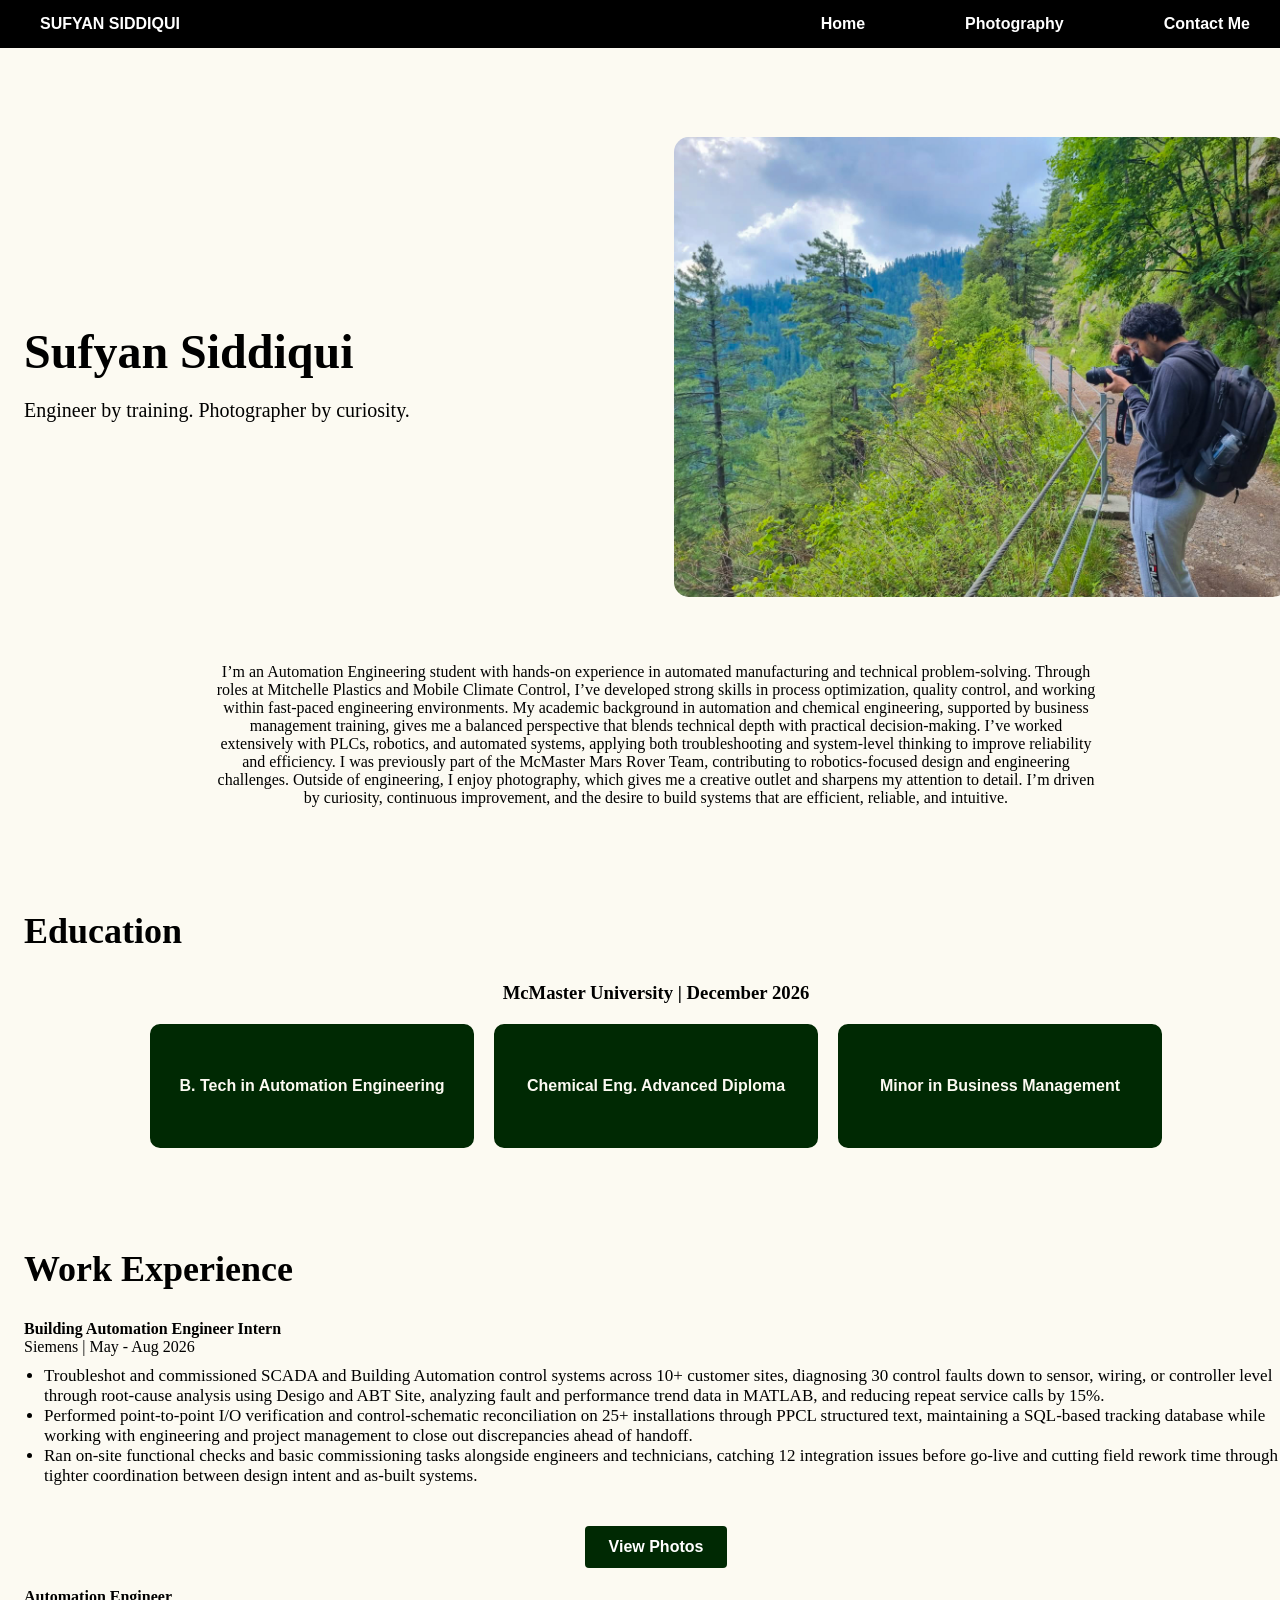
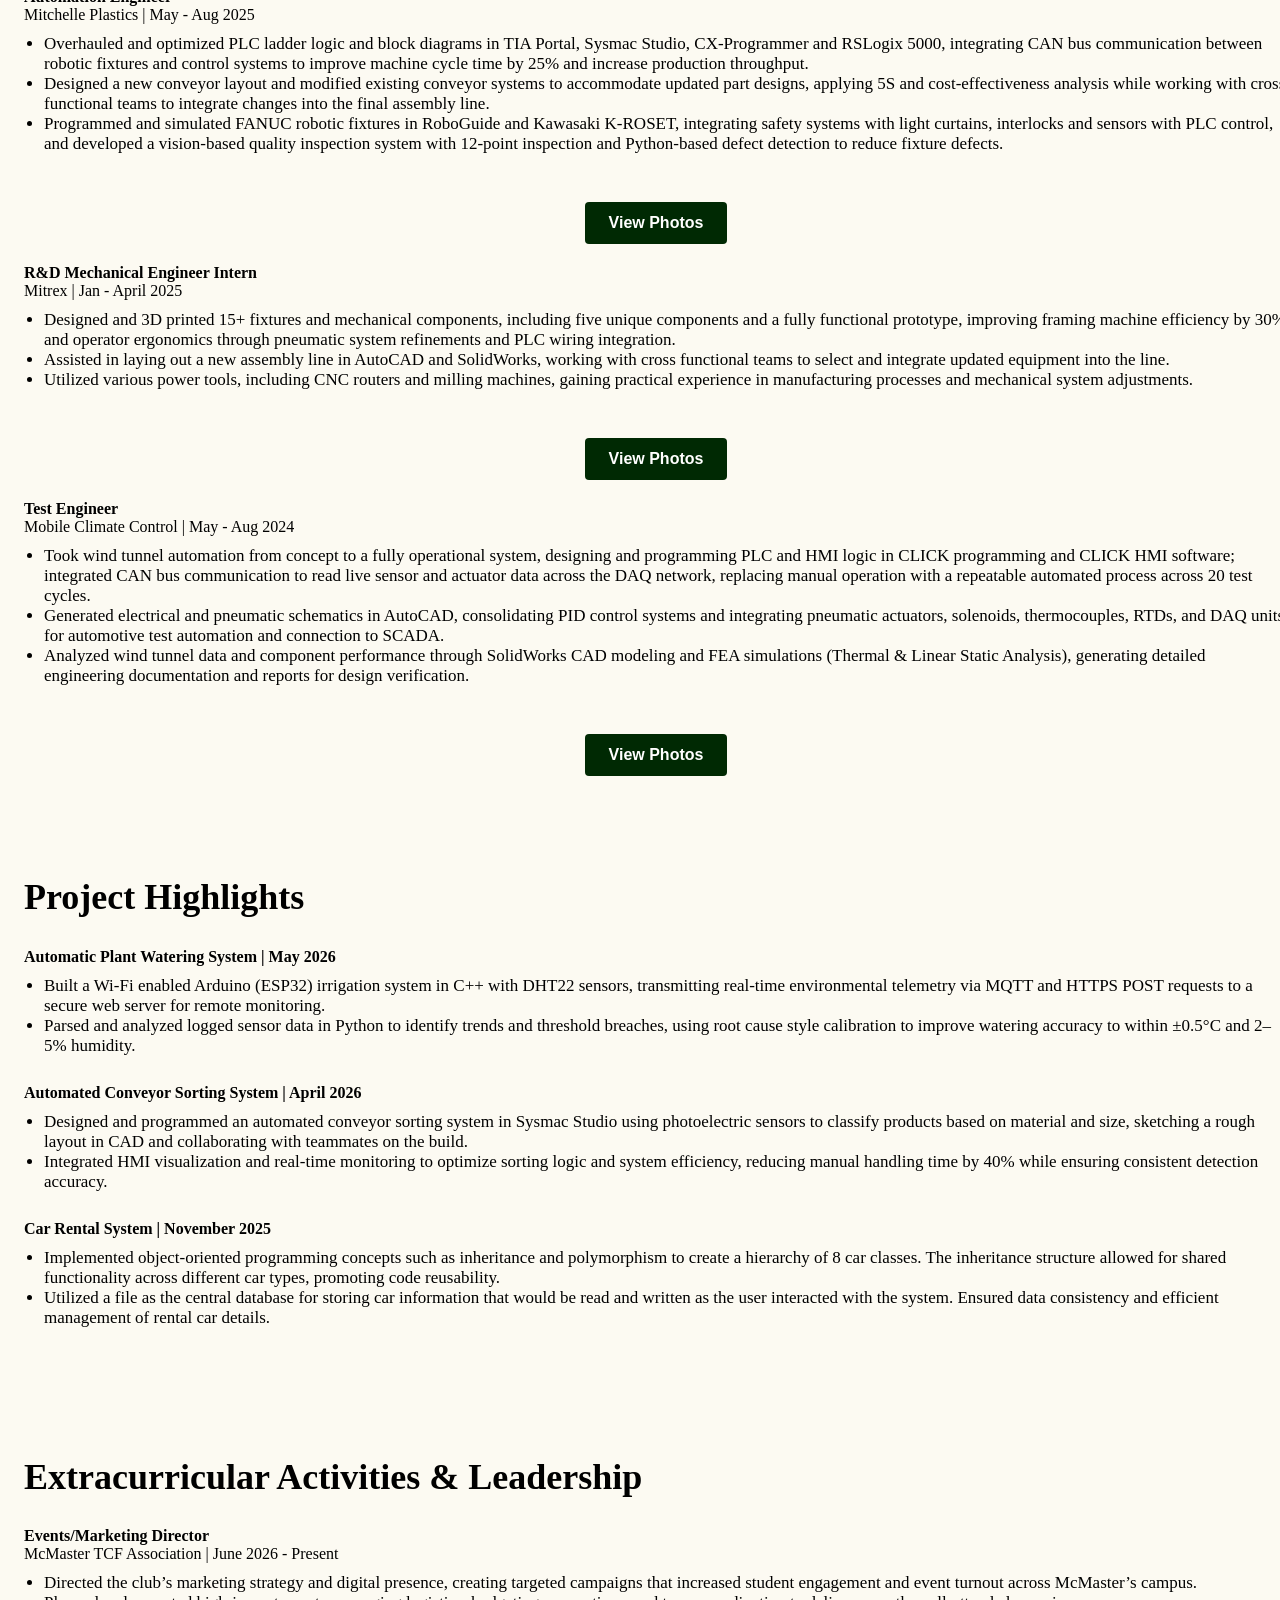
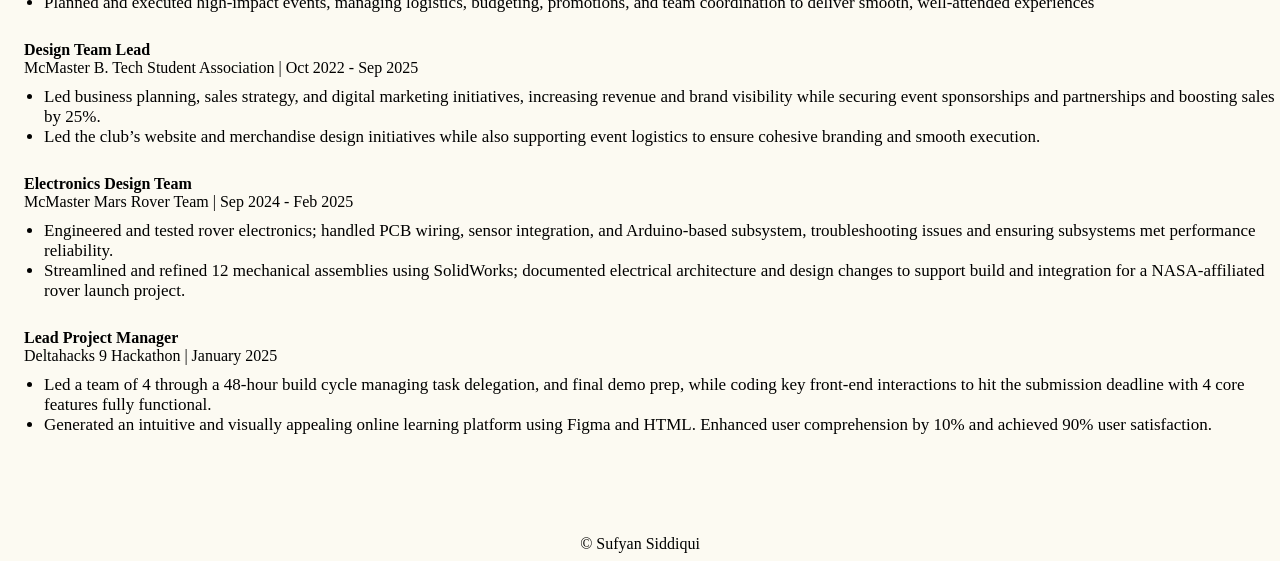
<file: index.html>
<!DOCTYPE html>
<html>
<html lang="en">

<head>
    <title>Sufyan Siddiqui - Portfolio</title>
    <meta charset="UTF-8" />
    <meta name="viewport" content="width=device-width, initial-scale=1.0" />
    <link rel="preconnect" href="https://fonts.googleapis.com">
    <link rel="preconnect" href="https://fonts.gstatic.com" crossorigin>
    <link
        href="https://fonts.googleapis.com/css2?family=Forum&family=Instrument+Serif:ital@0;1&family=Open+Sans:ital,wght@0,300..800;1,300..800&family=Raleway:ital,wght@0,100..900;1,100..900&family=Sour+Gummy:ital,wght@0,100..900;1,100..900&display=swap"
        rel="stylesheet">
    <link rel="stylesheet" href="styles.css" />
</head>


<body>
    <!-- navbar -->
    <nav class="top-nav">
        <span style="color: white; text-align: left; font-weight: bold; flex: 1;">SUFYAN SIDDIQUI</span>
        <a href="/index.html">Home</a>
        <a href="/photography.html">Photography</a>
        <a href="/contact.html">Contact Me</a>
    </nav>

    <div class="container">

        <!-- hero section -->
        <div class="hero-section" style="display: flex; flex-direction: column; align-items: center;">
            <div class="hero-content">

                <div class="hero-text">
                    <h1>Sufyan Siddiqui</h1>
                    <p>Engineer by training. Photographer by curiosity.</p>
                </div>

                <div class="hero-image">
                    <img src="pic.jpg" alt="hero-image" style="border-radius: 15px; width: 1000px;">
                </div>
            </div>

            <div style="width: 70%; margin: 0 auto;">
                <p style="text-align: center;">
                    I’m an Automation Engineering student with hands‑on experience in automated manufacturing and
                    technical problem‑solving. Through roles at Mitchelle Plastics and Mobile Climate
                    Control, I’ve developed strong skills in process optimization, quality control, and working within
                    fast‑paced engineering environments. My academic background in automation and chemical
                    engineering, supported by business management training, gives me a balanced perspective that blends
                    technical depth with practical decision‑making.

                    I’ve worked extensively with PLCs, robotics, and automated systems, applying both troubleshooting
                    and system‑level thinking to improve reliability and efficiency. I was previously part of the
                    McMaster Mars Rover Team, contributing to robotics‑focused design and engineering challenges.
                    Outside of engineering, I enjoy photography, which gives me a creative outlet and sharpens my
                    attention to detail. I’m driven by curiosity, continuous improvement, and the desire to build
                    systems that are efficient, reliable, and intuitive.</p>
            </div>
        </div>





        <!-- education section -->
        <section>
            <h2 style="text-align: left; font-size: 36px;">Education</h2>
            <div style="text-align: center;">

                <div>

                    <h3>McMaster University | December 2026</h3>
                </div>
            </div>
            <div class="education-boxes">
                <div class="education-box">

                    <strong>B. Tech in Automation Engineering</strong>

                </div>
                <div class="education-box">

                    <strong>Chemical Eng. Advanced Diploma</strong>

                </div>
                <div class="education-box">
                    <strong>Minor in Business Management</strong>
                </div>
            </div>
        </section>

        <!-- work experience section -->
        <section>
            <h2 style="text-align: left; font-size: 36px;">Work Experience</h2>

            <div class="experience-container">
                <div class="experience-card">
                    <div class="exp-left">
                        <div class="exp-text">
                            <div class="exp-title"><strong>Building Automation Engineer Intern</strong></div>
                            <div class="exp-subtitle">Siemens | May - Aug 2026</div>
                            <ul style="margin: 10px 0; padding-left: 20px; font-size: 17px;">
                                <li>Troubleshot and commissioned SCADA and Building Automation control systems across
                                    10+ customer sites,
                                    diagnosing 30 control faults down to sensor, wiring, or controller level through
                                    root-cause analysis using
                                    Desigo and ABT Site, analyzing fault and performance trend data in MATLAB, and
                                    reducing repeat service
                                    calls by 15%. </li>
                                <li>Performed point-to-point I/O verification and control-schematic reconciliation on
                                    25+ installations through
                                    PPCL structured text, maintaining a SQL-based tracking database while working with
                                    engineering and project
                                    management to close out discrepancies ahead of handoff.
                                </li>
                                <li>Ran on-site functional checks and basic commissioning tasks alongside engineers and
                                    technicians, catching
                                    12 integration issues before go-live and cutting field rework time through tighter
                                    coordination between
                                    design intent and as-built systems.</li><br>
                            </ul>
                        </div>
                    </div>
                </div>
            </div>

            <button class="view-photos-btn" onclick="toggleDropdown('dropdown1')">View Photos</button>

            <div class="photo-dropdown" id="dropdown1">
                <div class="slideshow-container" id="slideshow1">
                    <div class="slide-counter"><span class="current-slide">1</span> / <span
                            class="total-slides">4</span></div>

                    <div class="slide active">
                        <img src="Siemens4.jpeg" alt="Siemens 1">
                    </div>

                    <div class="slide">
                        <img src="Siemens2.jpeg" alt="Siemens 2">
                    </div>

                    <div class="slide">
                        <img src="Siemens3.jpeg" alt="Siemens 3">
                    </div>

                    <div class="slide">
                        <img src="Siemens1.jpeg" alt="Siemens 4">
                    </div>

                    <a class="prev" onclick="changeSlide(-1, 'slideshow1')">&#10094;</a>
                    <a class="next" onclick="changeSlide(1, 'slideshow1')">&#10095;</a>
                </div>
            </div>

            <div class="experience-container">
                <div class="experience-card">
                    <div class="exp-left">
                        <div class="exp-text">
                            <div class="exp-title"><strong>Automation Engineer</strong></div>
                            <div class="exp-subtitle">Mitchelle Plastics | May - Aug 2025</div>
                            <ul style="margin: 10px 0; padding-left: 20px; font-size: 17px;">
                                <li>Overhauled and optimized PLC ladder logic and block diagrams in TIA Portal, Sysmac
                                    Studio, CX-Programmer
                                    and RSLogix 5000, integrating CAN bus communication between robotic fixtures and
                                    control systems to
                                    improve machine cycle time by 25% and increase production throughput. </li>
                                <li>Designed a new conveyor layout and modified existing conveyor systems to accommodate
                                    updated part
                                    designs, applying 5S and cost-effectiveness analysis while working with cross
                                    functional teams to integrate
                                    changes into the final assembly line.
                                </li>
                                <li>Programmed and simulated FANUC robotic fixtures in RoboGuide and Kawasaki K-ROSET,
                                    integrating safety
                                    systems with light curtains, interlocks and sensors with PLC control, and developed
                                    a vision-based quality
                                    inspection system with 12-point inspection and Python-based defect detection to
                                    reduce fixture defects. </li>
                            </ul>
                        </div>
                    </div>
                </div>
            </div>

            <br>

            <button class="view-photos-btn" onclick="toggleDropdown('dropdown2')">View Photos</button>

            <div class="photo-dropdown" id="dropdown2">
                <div class="slideshow-container" id="slideshow2">
                    <div class="slide-counter"><span class="current-slide">1</span> / <span
                            class="total-slides">4</span></div>

                    <div class="slide active">
                        <img src="mp4.jpeg" alt="Mitchelle Plastics 1">
                    </div>

                    <div class="slide">
                        <img src="mp2.jpeg" alt="Mitchelle Plastics 2">
                    </div>

                    <div class="slide">
                        <img src="mp3.jpeg" alt="Mitchelle Plastics 3">
                    </div>

                    <div class="slide">
                        <img src="mp1.jpeg" alt="Mitchelle Plastics 4">
                    </div>

                    <a class="prev" onclick="changeSlide(-1, 'slideshow2')">&#10094;</a>
                    <a class="next" onclick="changeSlide(1, 'slideshow2')">&#10095;</a>
                </div>
            </div>


            <div class="experience-card">
                <div class="exp-left">
                    <div class="exp-text">
                        <div class="exp-title"><strong>R&D Mechanical Engineer Intern </strong></div>
                        <div class="exp-subtitle">Mitrex | Jan - April 2025</div>
                        <ul style="margin: 10px 0; padding-left: 20px; font-size: 17px;">
                            <li>Designed and 3D printed 15+ fixtures and mechanical components, including five unique
                                components and a
                                fully functional prototype, improving framing machine efficiency by 30% and operator
                                ergonomics through
                                pneumatic system refinements and PLC wiring integration.</li>
                            <li>Assisted in laying out a new assembly line in AutoCAD and SolidWorks, working with cross
                                functional teams
                                to select and integrate updated equipment into the line.</li>
                            <li>Utilized various power tools, including CNC routers and milling machines, gaining
                                practical experience in
                                manufacturing processes and mechanical system adjustments.
                            </li>
                        </ul>
                    </div>
                </div>
            </div><br>

             <button class="view-photos-btn" onclick="toggleDropdown('dropdown3')">View Photos</button>

            <div class="photo-dropdown" id="dropdown3">
                <div class="slideshow-container" id="slideshow3">
                    <div class="slide-counter"><span class="current-slide">1</span> / <span
                            class="total-slides">1</span></div>

                    <div class="slide active">
                        <img src="Mitrex1.jpeg" alt="Mitrex">
                    </div>

                    <a class="prev" onclick="changeSlide(-1, 'slideshow3')">&#10094;</a>
                    <a class="next" onclick="changeSlide(1, 'slideshow3')">&#10095;</a>
                </div>
            </div>

            <div class="experience-card">
                <div class="exp-left">
                    <div class="exp-text">
                        <div class="exp-title"><strong>Test Engineer </strong></div>
                        <div class="exp-subtitle">Mobile Climate Control | May - Aug 2024</div>
                        <ul style="margin: 10px 0; padding-left: 20px; font-size: 17px;">
                            <li>Took wind tunnel automation from concept to a fully operational system, designing and
                                programming PLC
                                and HMI logic in CLICK programming and CLICK HMI software; integrated CAN bus
                                communication to read
                                live sensor and actuator data across the DAQ network, replacing manual operation with a
                                repeatable
                                automated process across 20 test cycles.</li>
                            <li>Generated electrical and pneumatic schematics in AutoCAD, consolidating PID control
                                systems and
                                integrating pneumatic actuators, solenoids, thermocouples, RTDs, and DAQ units for
                                automotive test
                                automation and connection to SCADA.</li>
                            <li>Analyzed wind tunnel data and component performance through SolidWorks CAD modeling and
                                FEA
                                simulations (Thermal & Linear Static Analysis), generating detailed engineering
                                documentation and reports
                                for design verification.</li>
                        </ul>
                    </div>
                </div>
            </div><br>

            <button class="view-photos-btn" onclick="toggleDropdown('dropdown4')">View Photos</button>

            <div class="photo-dropdown" id="dropdown4">
                <div class="slideshow-container" id="slideshow4">
                    <div class="slide-counter"><span class="current-slide">1</span> / <span
                            class="total-slides">3</span></div>

                    <div class="slide active">
                        <img src="mcc3.jpeg" alt="Mobile Climate Control 1">
                    </div>

                    <div class="slide">
                        <img src="mcc1.jpeg" alt="Mobile Climate Control 2">
                    </div>

                    <div class="slide">

                        <img src="mcc2.jpeg" alt="Mobile Climate Control 3">
                    </div>

                    <a class="prev" onclick="changeSlide(-1, 'slideshow4')">&#10094;</a>
                    <a class="next" onclick="changeSlide(1, 'slideshow4')">&#10095;</a>
                </div>
            </div>

        </section>

        <section>
            <h2 style="text-align: left; font-size: 36px;">Project Highlights</h2>


            <div class="experience-card">
                <div class="exp-left">
                    <div class="exp-text">
                        <div class="exp-title"><strong>Automatic Plant Watering System | May 2026</strong></div>
                        <ul style="margin: 10px 0; padding-left: 20px; font-size: 17px;">
                            <li> Built a Wi-Fi enabled Arduino (ESP32) irrigation system in C++ with DHT22 sensors, transmitting real-time 
environmental telemetry via MQTT and HTTPS POST requests to a secure web server for remote monitoring. </li>
                            <li>Parsed and analyzed logged sensor data in Python to identify trends and threshold breaches, using root
cause style calibration to improve watering accuracy to within ±0.5°C and 2–5% humidity. </li>
                        </ul>
                    </div>
                </div>
            </div><br>


            <div class="experience-card">
                <div class="exp-left">
                    <div class="exp-text">
                        <div class="exp-title"><strong>Automated Conveyor Sorting System | April 2026</strong></div>
                        <ul style="margin: 10px 0; padding-left: 20px; font-size: 17px;">
                            <li>Designed and programmed an automated conveyor sorting system in Sysmac Studio using photoelectric 
sensors to classify products based on material and size, sketching a rough layout in CAD and collaborating 
with teammates on the build. </li>
                            <li>Integrated HMI visualization and real-time monitoring to optimize sorting logic and system efficiency, 
reducing manual handling time by 40% while ensuring consistent detection accuracy.
                            </li>
                        </ul>
                    </div>
                </div>
            </div><br>

            <div class="experience-card">
                <div class="exp-left">
                    <div class="exp-text">
                        <div class="exp-title"><strong>Car Rental System | November 2025</strong></div>
                        <ul style="margin: 10px 0; padding-left: 20px; font-size: 17px;">
                            <li> Implemented object-oriented programming concepts such as inheritance and polymorphism to create a 
hierarchy of 8 car classes. The inheritance structure allowed for shared functionality across different car 
types, promoting code reusability. </li>
                            <li>Utilized a file as the central database for storing car information that would be read and written as the user 
interacted with the system. Ensured data consistency and efficient management of rental car details.  
                            </li>
                        </ul>
                    </div>
                </div>
            </div><br>
        </section>

        <section class="section">
            <h2 style="text-align: left; font-size: 36px;">Extracurricular Activities & Leadership</h2>

<div class="experience-card">
                <div class="exp-left">
                    <div class="exp-text">
                        <div class="exp-title"><strong>Events/Marketing Director</strong> </div>
                        <div class="exp-subtitle">McMaster TCF Association | June 2026 - Present</div>
                        <ul style="margin: 10px 0; padding-left: 20px; font-size: 17px;">
                            <li>Directed the club’s marketing strategy and digital presence, creating targeted campaigns that increased student engagement and event turnout across McMaster’s campus.</li>
                            <li>Planned and executed high‑impact events, managing logistics, budgeting, promotions, and team coordination to deliver smooth, well‑attended experiences  </li>

                        </ul>
                    </div>
                </div>
            </div>
<br>
            <div class="experience-card">
                <div class="exp-left">
                    <div class="exp-text">
                        <div class="exp-title"><strong>Design Team Lead</strong> </div>
                        <div class="exp-subtitle">McMaster B. Tech Student Association | Oct 2022 - Sep 2025</div>
                        <ul style="margin: 10px 0; padding-left: 20px; font-size: 17px;">
                            <li>Led business planning, sales strategy, and digital marketing initiatives, increasing
                                revenue and brand
                                visibility while securing event sponsorships and partnerships and boosting sales by 25%.
                            </li>
                            <li>Led the club’s website and merchandise design initiatives while also supporting event
                                logistics to ensure cohesive branding and smooth execution.</li>

                        </ul>
                    </div>
                </div>
            </div>
            <br>
             <div class="experience-card">
                <div class="exp-left">
                    <div class="exp-text">
                        <div class="exp-title"><strong>Electronics Design Team</strong> </div>
                        <div class="exp-subtitle">McMaster Mars Rover Team | Sep 2024 - Feb 2025</div>
                        <ul style="margin: 10px 0; padding-left: 20px; font-size: 17px;">
                            <li>Engineered and tested rover electronics; handled PCB wiring, sensor integration, and Arduino-based 
subsystem, troubleshooting issues and ensuring subsystems met performance reliability.</li>
                            <li>Streamlined and refined 12 mechanical assemblies using SolidWorks; documented electrical architecture 
and design changes to support build and integration for a NASA-affiliated rover launch project.  </li>

                        </ul>
                    </div>
                </div>
            </div>
<br>
            <div class="experience-card">
                <div class="exp-left">
                    <div class="exp-text">
                        <div class="exp-title"><strong>Lead Project Manager</strong> </div>
                        <div class="exp-subtitle">Deltahacks 9 Hackathon  | January 2025</div>
                        <ul style="margin: 10px 0; padding-left: 20px; font-size: 17px;">
                            <li>Led a team of 4 through a 48-hour build cycle managing task delegation, and final demo prep, while coding 
key front-end interactions to hit the submission deadline with 4 core features fully functional.
                            </li>
                            <li>Generated an intuitive and visually appealing online learning platform using Figma and HTML. Enhanced 
user comprehension by 10% and achieved 90% user satisfaction. </li>

                        </ul>
                    </div>
                </div>
            </div>
            
           
        </section>
    </div>


    <footer style="text-align: center;">
        &#169; Sufyan Siddiqui
    </footer>




    <script>
        function toggleDropdown(dropdownId) {
            const dropdown = document.getElementById(dropdownId);
            dropdown.classList.toggle('active');
        }

        function changeSlide(direction, slideshowId) {
            const slideshow = document.getElementById(slideshowId);
            const slides = slideshow.getElementsByClassName('slide');
            const counter = slideshow.querySelector('.current-slide');

            let currentIndex = 0;
            for (let i = 0; i < slides.length; i++) {
                if (slides[i].classList.contains('active')) {
                    currentIndex = i;
                    slides[i].classList.remove('active');
                    break;
                }
            }

            currentIndex += direction;

            if (currentIndex >= slides.length) {
                currentIndex = 0;
            } else if (currentIndex < 0) {
                currentIndex = slides.length - 1;
            }

            slides[currentIndex].classList.add('active');
            counter.textContent = currentIndex + 1;
        }
    </script>
</body>

</html>
</file>
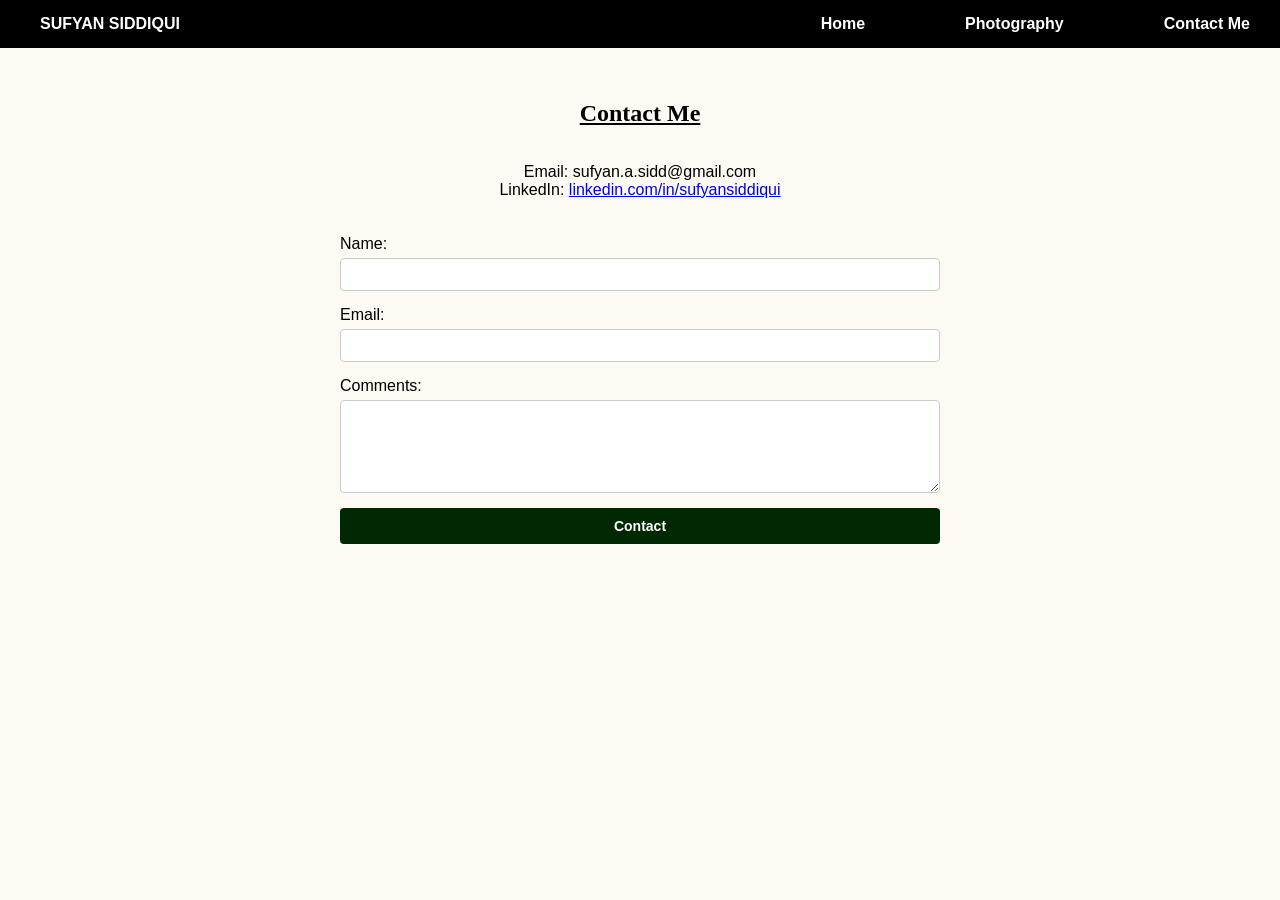
<file: contact.html>
<!DOCTYPE html>
<html lang="en">
<head>
  <meta charset="UTF-8">
    <title>Photography</title>
    <link rel="stylesheet" href="styles.css"> 
</head>

<body>

 <nav class="top-nav">
        <span style="color: white; text-align: left; font-weight: bold; flex: 1;">SUFYAN SIDDIQUI</span>
        <a href="/index.html">Home</a>
        <a href="/photography.html">Photography</a>
        <a href="/contact.html">Contact Me</a>
    </nav>

<div style="display: flex; flex-direction: column; align-items: center; justify-content: center;">
<h2 style="text-align:center;"><u>Contact Me</u></h2>

<p style="text-align:center; font-family:Poppins, sans-serif;">
    Email: sufyan.a.sidd@gmail.com <br>
    LinkedIn: <a href="https://linkedin.com/in/sufyansiddiqui">linkedin.com/in/sufyansiddiqui</a> <br>
    

</p>
</div>
<div>

    <form style="width: 600px; display:flex; flex-direction: column;margin: 20px auto; font-family: Poppins, sans-serif; ">
        <div style="margin-bottom: 15px;  display: flex; flex-direction: column;">
            <label for="name" style="margin-bottom: 5px;">Name:</label>
            <input type="text" id="name" name="name" required style="padding: 8px; border: 1px solid #ccc; border-radius: 4px;">
        </div>
        
        <div style="margin-bottom: 15px;display: flex; flex-direction: column;">
            <label for="email" style="margin-bottom: 5px;">Email:</label>
            <input type="email" id="email" name="email" required style=" padding: 8px; border: 1px solid #ccc; border-radius: 4px;">
        </div>
        
        <div style="margin-bottom: 15px;display: flex; flex-direction: column;">
            <label for="comments" style="margin-bottom: 5px;">Comments:</label>
            <textarea id="comments" name="comments" rows="5" style="padding: 8px; border: 1px solid #ccc; border-radius: 4px;"></textarea>
        </div>
        
        <button type="submit" style="background-color: rgb(0, 41, 3); color: white; padding: 10px 20px; border: none; border-radius: 4px; cursor: pointer; font-size: 14px;"><b>Contact</b></button>
    </form>
</div>



</body>
</html>
</file>
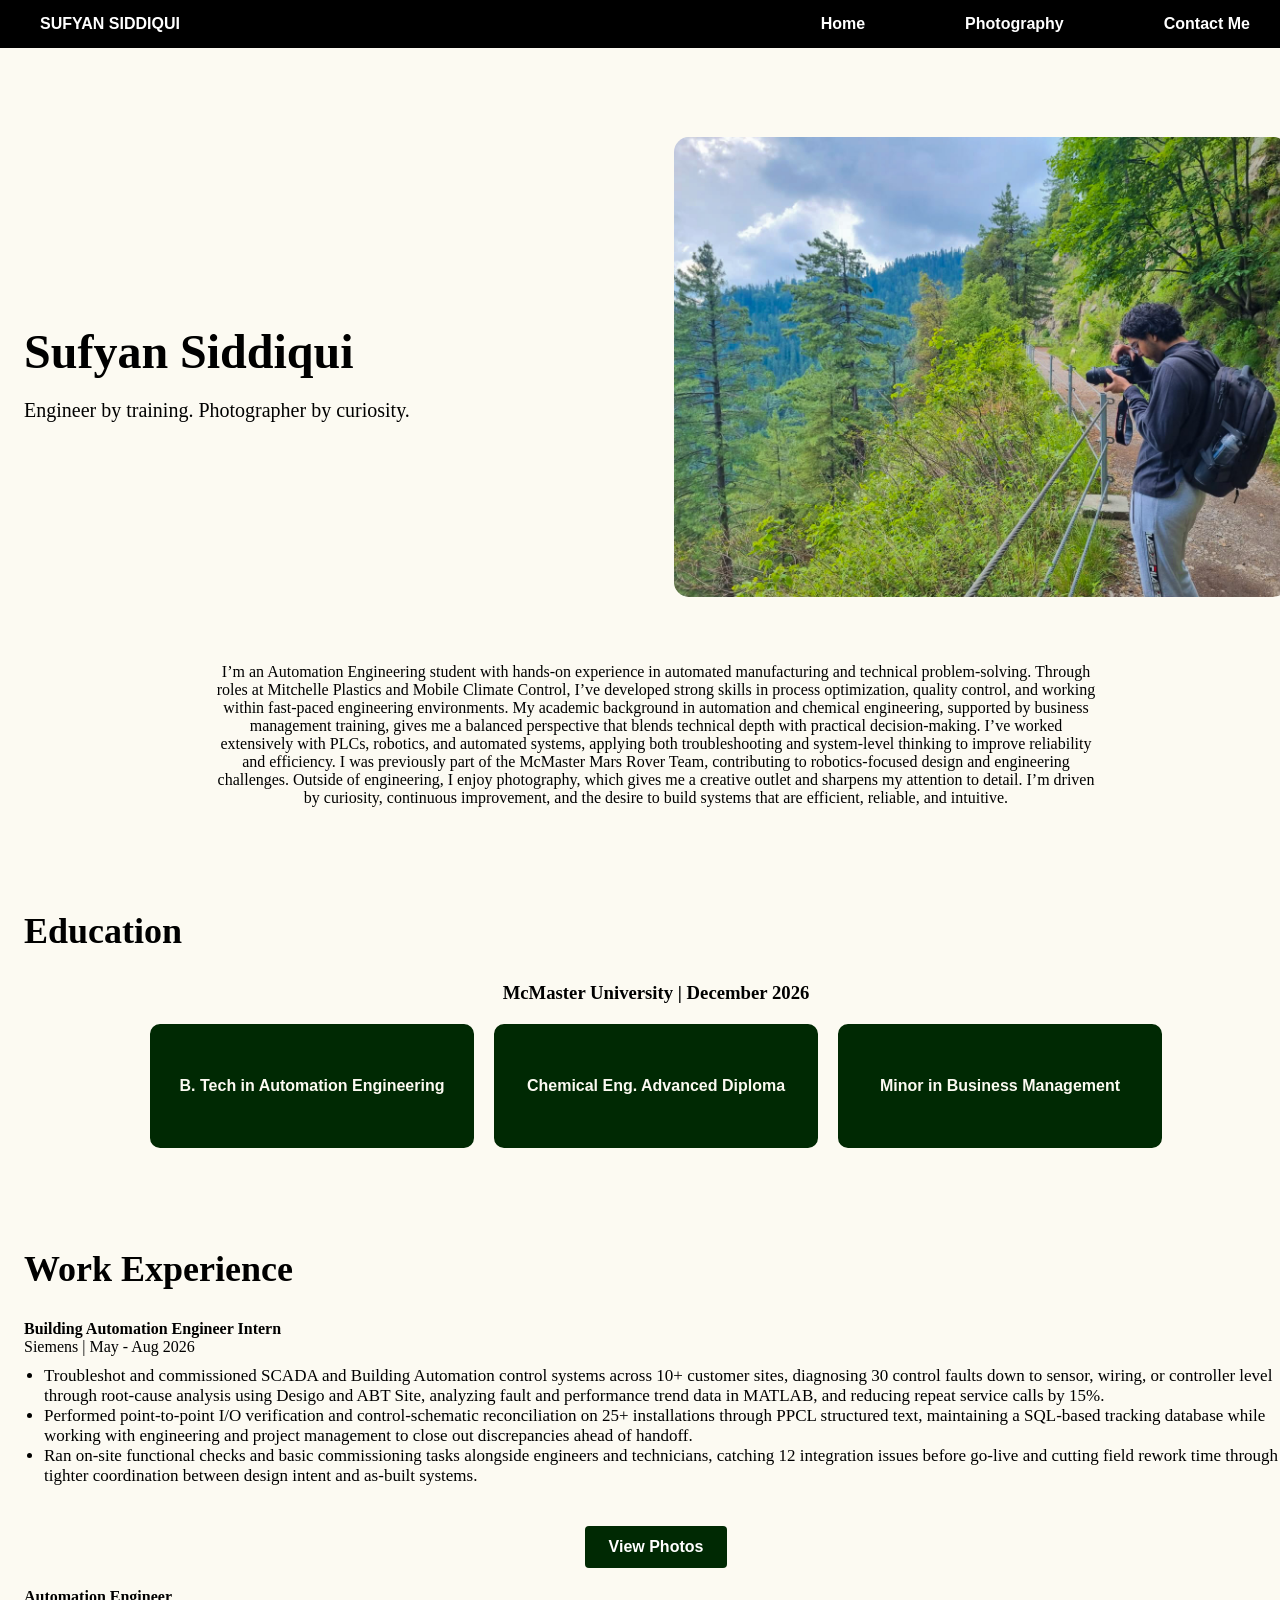
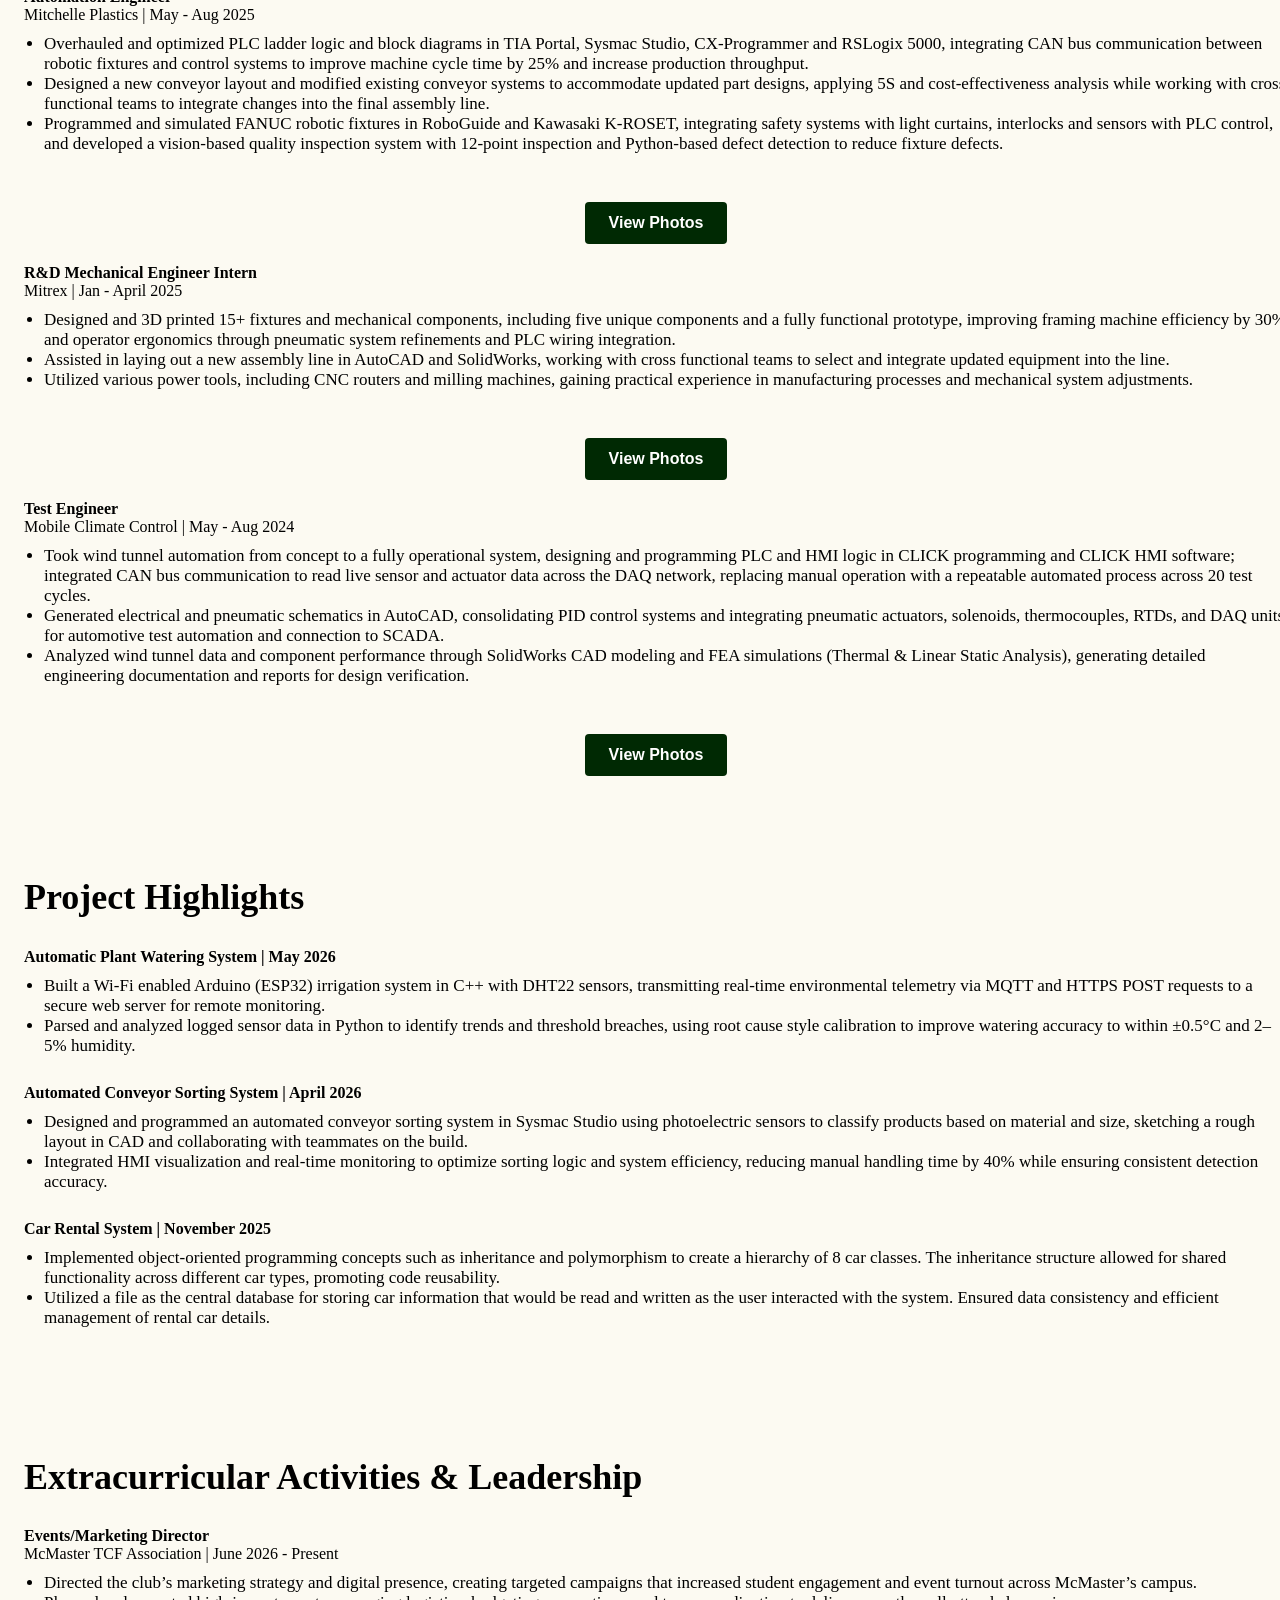
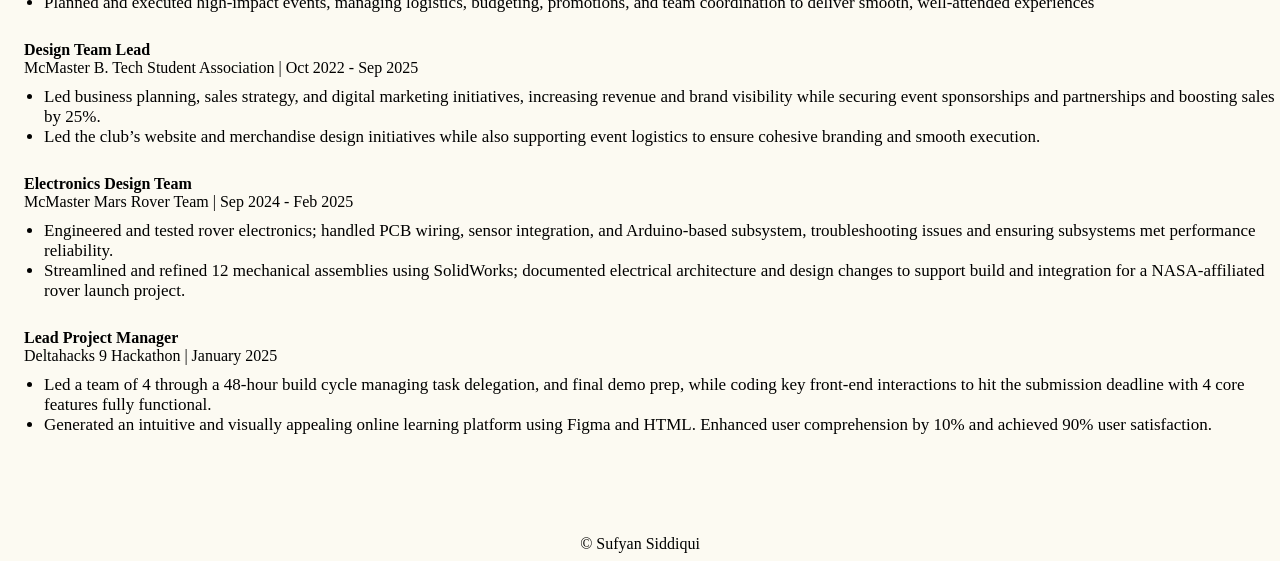
<file: home.html>
<!DOCTYPE html>
<html>
<html lang="en">

<head>
    <title>Sufyan Siddiqui - Portfolio</title>
    <meta charset="UTF-8" />
    <meta name="viewport" content="width=device-width, initial-scale=1.0" />
    <link rel="preconnect" href="https://fonts.googleapis.com">
    <link rel="preconnect" href="https://fonts.gstatic.com" crossorigin>
    <link
        href="https://fonts.googleapis.com/css2?family=Forum&family=Instrument+Serif:ital@0;1&family=Open+Sans:ital,wght@0,300..800;1,300..800&family=Raleway:ital,wght@0,100..900;1,100..900&family=Sour+Gummy:ital,wght@0,100..900;1,100..900&display=swap"
        rel="stylesheet">
    <link rel="stylesheet" href="styles.css" />
</head>


<body>
    <!-- navbar -->
    <nav class="top-nav">
        <span style="color: white; text-align: left; font-weight: bold; flex: 1;">SUFYAN SIDDIQUI</span>
        <a href="/home.html">Home</a>
        <a href="/photography.html">Photography</a>
        <a href="/contact.html">Contact Me</a>
    </nav>

    <div class="container">

        <!-- hero section -->
        <div class="hero-section" style="display: flex; flex-direction: column; align-items: center;">
            <div class="hero-content">

                <div class="hero-text">
                    <h1>Sufyan Siddiqui</h1>
                    <p>Engineer by training. Photographer by curiosity.</p>
                </div>

                <div class="hero-image">
                    <img src="pic.jpg" alt="hero-image" style="border-radius: 15px; width: 1000px;">
                </div>
            </div>

            <div style="width: 70%; margin: 0 auto;">
                <p style="text-align: center;">
                    I’m an Automation Engineering student with hands‑on experience in automated manufacturing and
                    technical problem‑solving. Through roles at Mitchelle Plastics and Mobile Climate
                    Control, I’ve developed strong skills in process optimization, quality control, and working within
                    fast‑paced engineering environments. My academic background in automation and chemical
                    engineering, supported by business management training, gives me a balanced perspective that blends
                    technical depth with practical decision‑making.

                    I’ve worked extensively with PLCs, robotics, and automated systems, applying both troubleshooting
                    and system‑level thinking to improve reliability and efficiency. I was previously part of the
                    McMaster Mars Rover Team, contributing to robotics‑focused design and engineering challenges.
                    Outside of engineering, I enjoy photography, which gives me a creative outlet and sharpens my
                    attention to detail. I’m driven by curiosity, continuous improvement, and the desire to build
                    systems that are efficient, reliable, and intuitive.</p>
            </div>
        </div>





        <!-- education section -->
        <section>
            <h2 style="text-align: left; font-size: 36px;">Education</h2>
            <div style="text-align: center;">

                <div>

                    <h3>McMaster University | December 2026</h3>
                </div>
            </div>
            <div class="education-boxes">
                <div class="education-box">

                    <strong>B. Tech in Automation Engineering</strong>

                </div>
                <div class="education-box">

                    <strong>Chemical Eng. Advanced Diploma</strong>

                </div>
                <div class="education-box">
                    <strong>Minor in Business Management</strong>
                </div>
            </div>
        </section>

        <!-- work experience section -->
        <section>
            <h2 style="text-align: left; font-size: 36px;">Work Experience</h2>

            <div class="experience-container">
                <div class="experience-card">
                    <div class="exp-left">
                        <div class="exp-text">
                            <div class="exp-title"><strong>Building Automation Engineer Intern</strong></div>
                            <div class="exp-subtitle">Siemens | May - Aug 2026</div>
                            <ul style="margin: 10px 0; padding-left: 20px; font-size: 17px;">
                                <li>Troubleshot and commissioned SCADA and Building Automation control systems across
                                    10+ customer sites,
                                    diagnosing 30 control faults down to sensor, wiring, or controller level through
                                    root-cause analysis using
                                    Desigo and ABT Site, analyzing fault and performance trend data in MATLAB, and
                                    reducing repeat service
                                    calls by 15%. </li>
                                <li>Performed point-to-point I/O verification and control-schematic reconciliation on
                                    25+ installations through
                                    PPCL structured text, maintaining a SQL-based tracking database while working with
                                    engineering and project
                                    management to close out discrepancies ahead of handoff.
                                </li>
                                <li>Ran on-site functional checks and basic commissioning tasks alongside engineers and
                                    technicians, catching
                                    12 integration issues before go-live and cutting field rework time through tighter
                                    coordination between
                                    design intent and as-built systems.</li><br>
                            </ul>
                        </div>
                    </div>
                </div>
            </div>

            <button class="view-photos-btn" onclick="toggleDropdown('dropdown1')">View Photos</button>

            <div class="photo-dropdown" id="dropdown1">
                <div class="slideshow-container" id="slideshow1">
                    <div class="slide-counter"><span class="current-slide">1</span> / <span
                            class="total-slides">4</span></div>

                    <div class="slide active">
                        <img src="Siemens4.jpeg" alt="Siemens 1">
                    </div>

                    <div class="slide">
                        <img src="Siemens2.jpeg" alt="Siemens 2">
                    </div>

                    <div class="slide">
                        <img src="Siemens3.jpeg" alt="Siemens 3">
                    </div>

                    <div class="slide">
                        <img src="Siemens1.jpeg" alt="Siemens 4">
                    </div>

                    <a class="prev" onclick="changeSlide(-1, 'slideshow1')">&#10094;</a>
                    <a class="next" onclick="changeSlide(1, 'slideshow1')">&#10095;</a>
                </div>
            </div>

            <div class="experience-container">
                <div class="experience-card">
                    <div class="exp-left">
                        <div class="exp-text">
                            <div class="exp-title"><strong>Automation Engineer</strong></div>
                            <div class="exp-subtitle">Mitchelle Plastics | May - Aug 2025</div>
                            <ul style="margin: 10px 0; padding-left: 20px; font-size: 17px;">
                                <li>Overhauled and optimized PLC ladder logic and block diagrams in TIA Portal, Sysmac
                                    Studio, CX-Programmer
                                    and RSLogix 5000, integrating CAN bus communication between robotic fixtures and
                                    control systems to
                                    improve machine cycle time by 25% and increase production throughput. </li>
                                <li>Designed a new conveyor layout and modified existing conveyor systems to accommodate
                                    updated part
                                    designs, applying 5S and cost-effectiveness analysis while working with cross
                                    functional teams to integrate
                                    changes into the final assembly line.
                                </li>
                                <li>Programmed and simulated FANUC robotic fixtures in RoboGuide and Kawasaki K-ROSET,
                                    integrating safety
                                    systems with light curtains, interlocks and sensors with PLC control, and developed
                                    a vision-based quality
                                    inspection system with 12-point inspection and Python-based defect detection to
                                    reduce fixture defects. </li>
                            </ul>
                        </div>
                    </div>
                </div>
            </div>

            <br>

            <button class="view-photos-btn" onclick="toggleDropdown('dropdown2')">View Photos</button>

            <div class="photo-dropdown" id="dropdown2">
                <div class="slideshow-container" id="slideshow2">
                    <div class="slide-counter"><span class="current-slide">1</span> / <span
                            class="total-slides">4</span></div>

                    <div class="slide active">
                        <img src="mp4.jpeg" alt="Mitchelle Plastics 1">
                    </div>

                    <div class="slide">
                        <img src="mp2.jpeg" alt="Mitchelle Plastics 2">
                    </div>

                    <div class="slide">
                        <img src="mp3.jpeg" alt="Mitchelle Plastics 3">
                    </div>

                    <div class="slide">
                        <img src="mp1.jpeg" alt="Mitchelle Plastics 4">
                    </div>

                    <a class="prev" onclick="changeSlide(-1, 'slideshow2')">&#10094;</a>
                    <a class="next" onclick="changeSlide(1, 'slideshow2')">&#10095;</a>
                </div>
            </div>


            <div class="experience-card">
                <div class="exp-left">
                    <div class="exp-text">
                        <div class="exp-title"><strong>R&D Mechanical Engineer Intern </strong></div>
                        <div class="exp-subtitle">Mitrex | Jan - April 2025</div>
                        <ul style="margin: 10px 0; padding-left: 20px; font-size: 17px;">
                            <li>Designed and 3D printed 15+ fixtures and mechanical components, including five unique
                                components and a
                                fully functional prototype, improving framing machine efficiency by 30% and operator
                                ergonomics through
                                pneumatic system refinements and PLC wiring integration.</li>
                            <li>Assisted in laying out a new assembly line in AutoCAD and SolidWorks, working with cross
                                functional teams
                                to select and integrate updated equipment into the line.</li>
                            <li>Utilized various power tools, including CNC routers and milling machines, gaining
                                practical experience in
                                manufacturing processes and mechanical system adjustments.
                            </li>
                        </ul>
                    </div>
                </div>
            </div><br>

             <button class="view-photos-btn" onclick="toggleDropdown('dropdown3')">View Photos</button>

            <div class="photo-dropdown" id="dropdown3">
                <div class="slideshow-container" id="slideshow3">
                    <div class="slide-counter"><span class="current-slide">1</span> / <span
                            class="total-slides">1</span></div>

                    <div class="slide active">
                        <img src="Mitrex1.jpeg" alt="Mitrex">
                    </div>

                    <a class="prev" onclick="changeSlide(-1, 'slideshow3')">&#10094;</a>
                    <a class="next" onclick="changeSlide(1, 'slideshow3')">&#10095;</a>
                </div>
            </div>

            <div class="experience-card">
                <div class="exp-left">
                    <div class="exp-text">
                        <div class="exp-title"><strong>Test Engineer </strong></div>
                        <div class="exp-subtitle">Mobile Climate Control | May - Aug 2024</div>
                        <ul style="margin: 10px 0; padding-left: 20px; font-size: 17px;">
                            <li>Took wind tunnel automation from concept to a fully operational system, designing and
                                programming PLC
                                and HMI logic in CLICK programming and CLICK HMI software; integrated CAN bus
                                communication to read
                                live sensor and actuator data across the DAQ network, replacing manual operation with a
                                repeatable
                                automated process across 20 test cycles.</li>
                            <li>Generated electrical and pneumatic schematics in AutoCAD, consolidating PID control
                                systems and
                                integrating pneumatic actuators, solenoids, thermocouples, RTDs, and DAQ units for
                                automotive test
                                automation and connection to SCADA.</li>
                            <li>Analyzed wind tunnel data and component performance through SolidWorks CAD modeling and
                                FEA
                                simulations (Thermal & Linear Static Analysis), generating detailed engineering
                                documentation and reports
                                for design verification.</li>
                        </ul>
                    </div>
                </div>
            </div><br>

            <button class="view-photos-btn" onclick="toggleDropdown('dropdown4')">View Photos</button>

            <div class="photo-dropdown" id="dropdown4">
                <div class="slideshow-container" id="slideshow4">
                    <div class="slide-counter"><span class="current-slide">1</span> / <span
                            class="total-slides">3</span></div>

                    <div class="slide active">
                        <img src="mcc3.jpeg" alt="Mobile Climate Control 1">
                    </div>

                    <div class="slide">
                        <img src="mcc1.jpeg" alt="Mobile Climate Control 2">
                    </div>

                    <div class="slide">

                        <img src="mcc2.jpeg" alt="Mobile Climate Control 3">
                    </div>

                    <a class="prev" onclick="changeSlide(-1, 'slideshow4')">&#10094;</a>
                    <a class="next" onclick="changeSlide(1, 'slideshow4')">&#10095;</a>
                </div>
            </div>

        </section>

        <section>
            <h2 style="text-align: left; font-size: 36px;">Project Highlights</h2>


            <div class="experience-card">
                <div class="exp-left">
                    <div class="exp-text">
                        <div class="exp-title"><strong>Automatic Plant Watering System | May 2026</strong></div>
                        <ul style="margin: 10px 0; padding-left: 20px; font-size: 17px;">
                            <li> Built a Wi-Fi enabled Arduino (ESP32) irrigation system in C++ with DHT22 sensors, transmitting real-time 
environmental telemetry via MQTT and HTTPS POST requests to a secure web server for remote monitoring. </li>
                            <li>Parsed and analyzed logged sensor data in Python to identify trends and threshold breaches, using root
cause style calibration to improve watering accuracy to within ±0.5°C and 2–5% humidity. </li>
                        </ul>
                    </div>
                </div>
            </div><br>


            <div class="experience-card">
                <div class="exp-left">
                    <div class="exp-text">
                        <div class="exp-title"><strong>Automated Conveyor Sorting System | April 2026</strong></div>
                        <ul style="margin: 10px 0; padding-left: 20px; font-size: 17px;">
                            <li>Designed and programmed an automated conveyor sorting system in Sysmac Studio using photoelectric 
sensors to classify products based on material and size, sketching a rough layout in CAD and collaborating 
with teammates on the build. </li>
                            <li>Integrated HMI visualization and real-time monitoring to optimize sorting logic and system efficiency, 
reducing manual handling time by 40% while ensuring consistent detection accuracy.
                            </li>
                        </ul>
                    </div>
                </div>
            </div><br>

            <div class="experience-card">
                <div class="exp-left">
                    <div class="exp-text">
                        <div class="exp-title"><strong>Car Rental System | November 2025</strong></div>
                        <ul style="margin: 10px 0; padding-left: 20px; font-size: 17px;">
                            <li> Implemented object-oriented programming concepts such as inheritance and polymorphism to create a 
hierarchy of 8 car classes. The inheritance structure allowed for shared functionality across different car 
types, promoting code reusability. </li>
                            <li>Utilized a file as the central database for storing car information that would be read and written as the user 
interacted with the system. Ensured data consistency and efficient management of rental car details.  
                            </li>
                        </ul>
                    </div>
                </div>
            </div><br>
        </section>

        <section class="section">
            <h2 style="text-align: left; font-size: 36px;">Extracurricular Activities & Leadership</h2>

<div class="experience-card">
                <div class="exp-left">
                    <div class="exp-text">
                        <div class="exp-title"><strong>Events/Marketing Director</strong> </div>
                        <div class="exp-subtitle">McMaster TCF Association | June 2026 - Present</div>
                        <ul style="margin: 10px 0; padding-left: 20px; font-size: 17px;">
                            <li>Directed the club’s marketing strategy and digital presence, creating targeted campaigns that increased student engagement and event turnout across McMaster’s campus.</li>
                            <li>Planned and executed high‑impact events, managing logistics, budgeting, promotions, and team coordination to deliver smooth, well‑attended experiences  </li>

                        </ul>
                    </div>
                </div>
            </div>
<br>
            <div class="experience-card">
                <div class="exp-left">
                    <div class="exp-text">
                        <div class="exp-title"><strong>Design Team Lead</strong> </div>
                        <div class="exp-subtitle">McMaster B. Tech Student Association | Oct 2022 - Sep 2025</div>
                        <ul style="margin: 10px 0; padding-left: 20px; font-size: 17px;">
                            <li>Led business planning, sales strategy, and digital marketing initiatives, increasing
                                revenue and brand
                                visibility while securing event sponsorships and partnerships and boosting sales by 25%.
                            </li>
                            <li>Led the club’s website and merchandise design initiatives while also supporting event
                                logistics to ensure cohesive branding and smooth execution.</li>

                        </ul>
                    </div>
                </div>
            </div>
            <br>
             <div class="experience-card">
                <div class="exp-left">
                    <div class="exp-text">
                        <div class="exp-title"><strong>Electronics Design Team</strong> </div>
                        <div class="exp-subtitle">McMaster Mars Rover Team | Sep 2024 - Feb 2025</div>
                        <ul style="margin: 10px 0; padding-left: 20px; font-size: 17px;">
                            <li>Engineered and tested rover electronics; handled PCB wiring, sensor integration, and Arduino-based 
subsystem, troubleshooting issues and ensuring subsystems met performance reliability.</li>
                            <li>Streamlined and refined 12 mechanical assemblies using SolidWorks; documented electrical architecture 
and design changes to support build and integration for a NASA-affiliated rover launch project.  </li>

                        </ul>
                    </div>
                </div>
            </div>
<br>
            <div class="experience-card">
                <div class="exp-left">
                    <div class="exp-text">
                        <div class="exp-title"><strong>Lead Project Manager</strong> </div>
                        <div class="exp-subtitle">Deltahacks 9 Hackathon  | January 2025</div>
                        <ul style="margin: 10px 0; padding-left: 20px; font-size: 17px;">
                            <li>Led a team of 4 through a 48-hour build cycle managing task delegation, and final demo prep, while coding 
key front-end interactions to hit the submission deadline with 4 core features fully functional.
                            </li>
                            <li>Generated an intuitive and visually appealing online learning platform using Figma and HTML. Enhanced 
user comprehension by 10% and achieved 90% user satisfaction. </li>

                        </ul>
                    </div>
                </div>
            </div>
            
           
        </section>
    </div>


    <footer style="text-align: center;">
        &#169; Sufyan Siddiqui
    </footer>




    <script>
        function toggleDropdown(dropdownId) {
            const dropdown = document.getElementById(dropdownId);
            dropdown.classList.toggle('active');
        }

        function changeSlide(direction, slideshowId) {
            const slideshow = document.getElementById(slideshowId);
            const slides = slideshow.getElementsByClassName('slide');
            const counter = slideshow.querySelector('.current-slide');

            let currentIndex = 0;
            for (let i = 0; i < slides.length; i++) {
                if (slides[i].classList.contains('active')) {
                    currentIndex = i;
                    slides[i].classList.remove('active');
                    break;
                }
            }

            currentIndex += direction;

            if (currentIndex >= slides.length) {
                currentIndex = 0;
            } else if (currentIndex < 0) {
                currentIndex = slides.length - 1;
            }

            slides[currentIndex].classList.add('active');
            counter.textContent = currentIndex + 1;
        }
    </script>
</body>

</html>
</file>
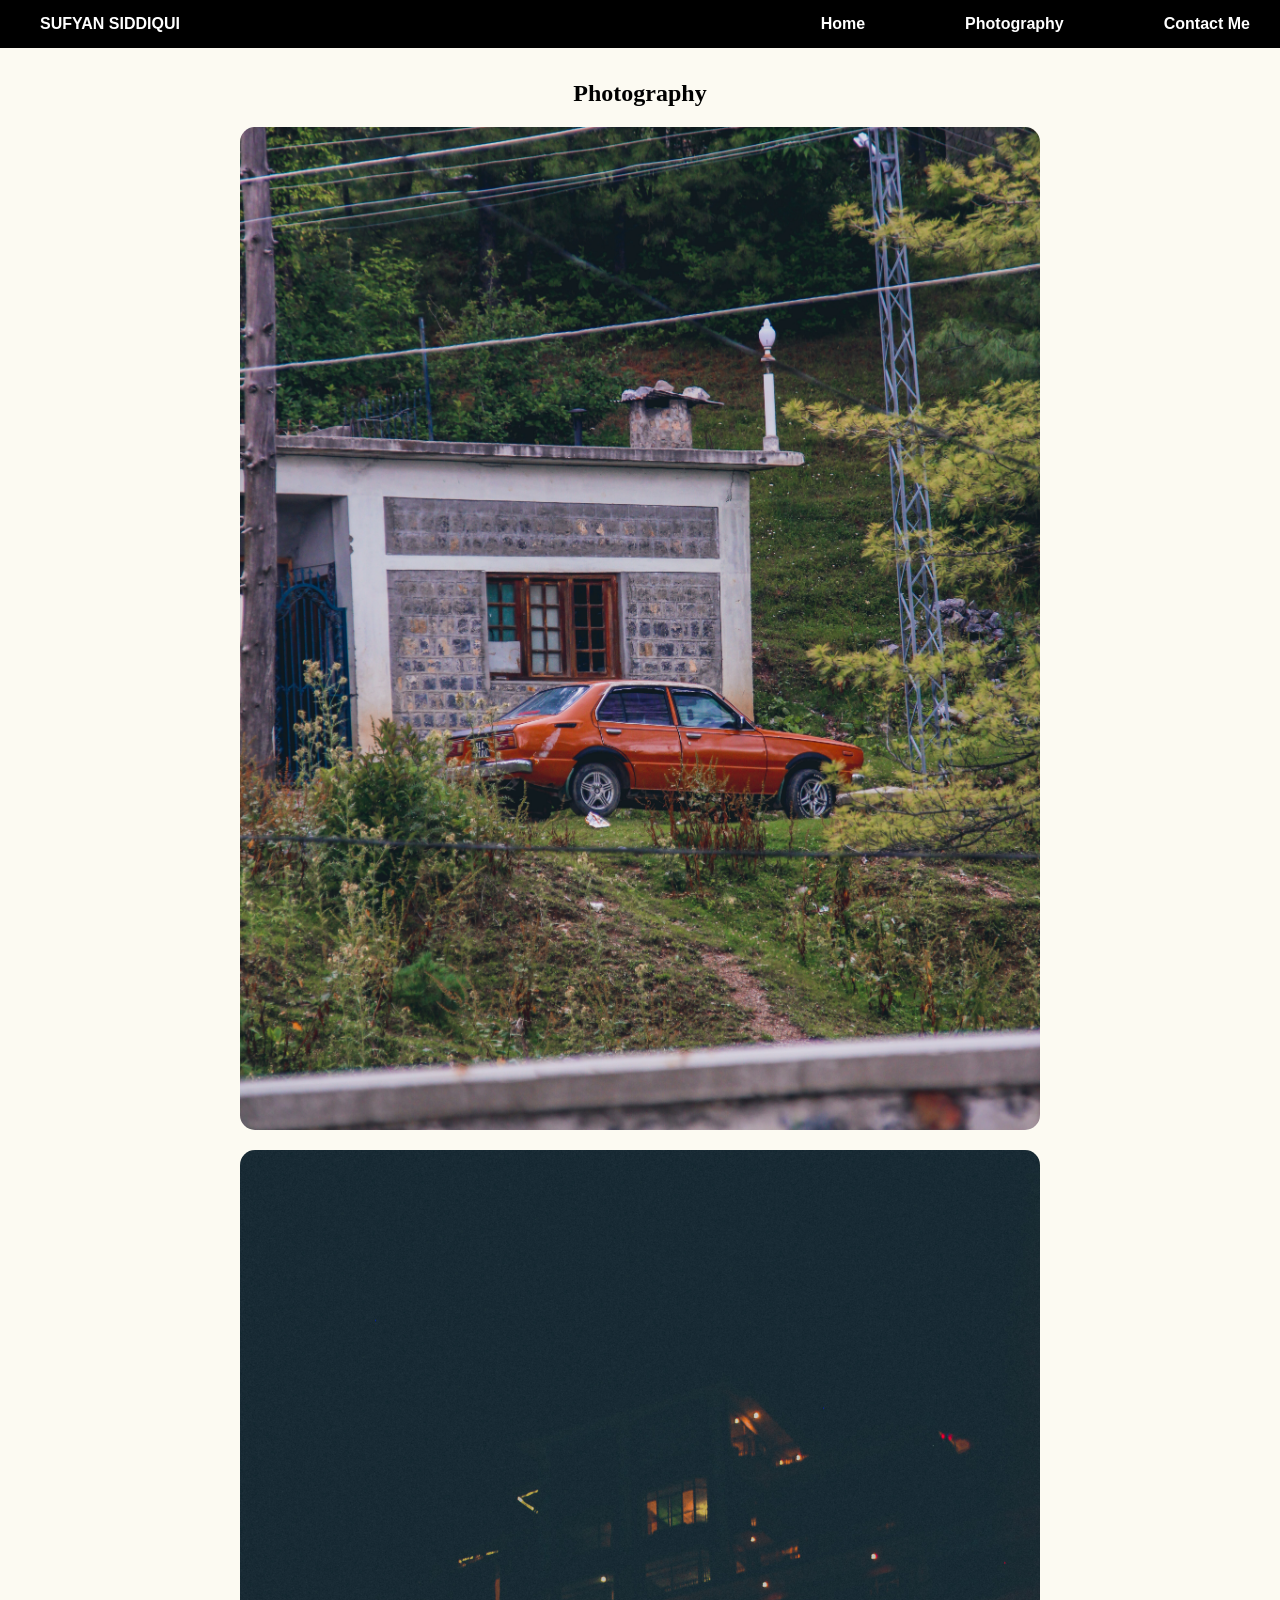
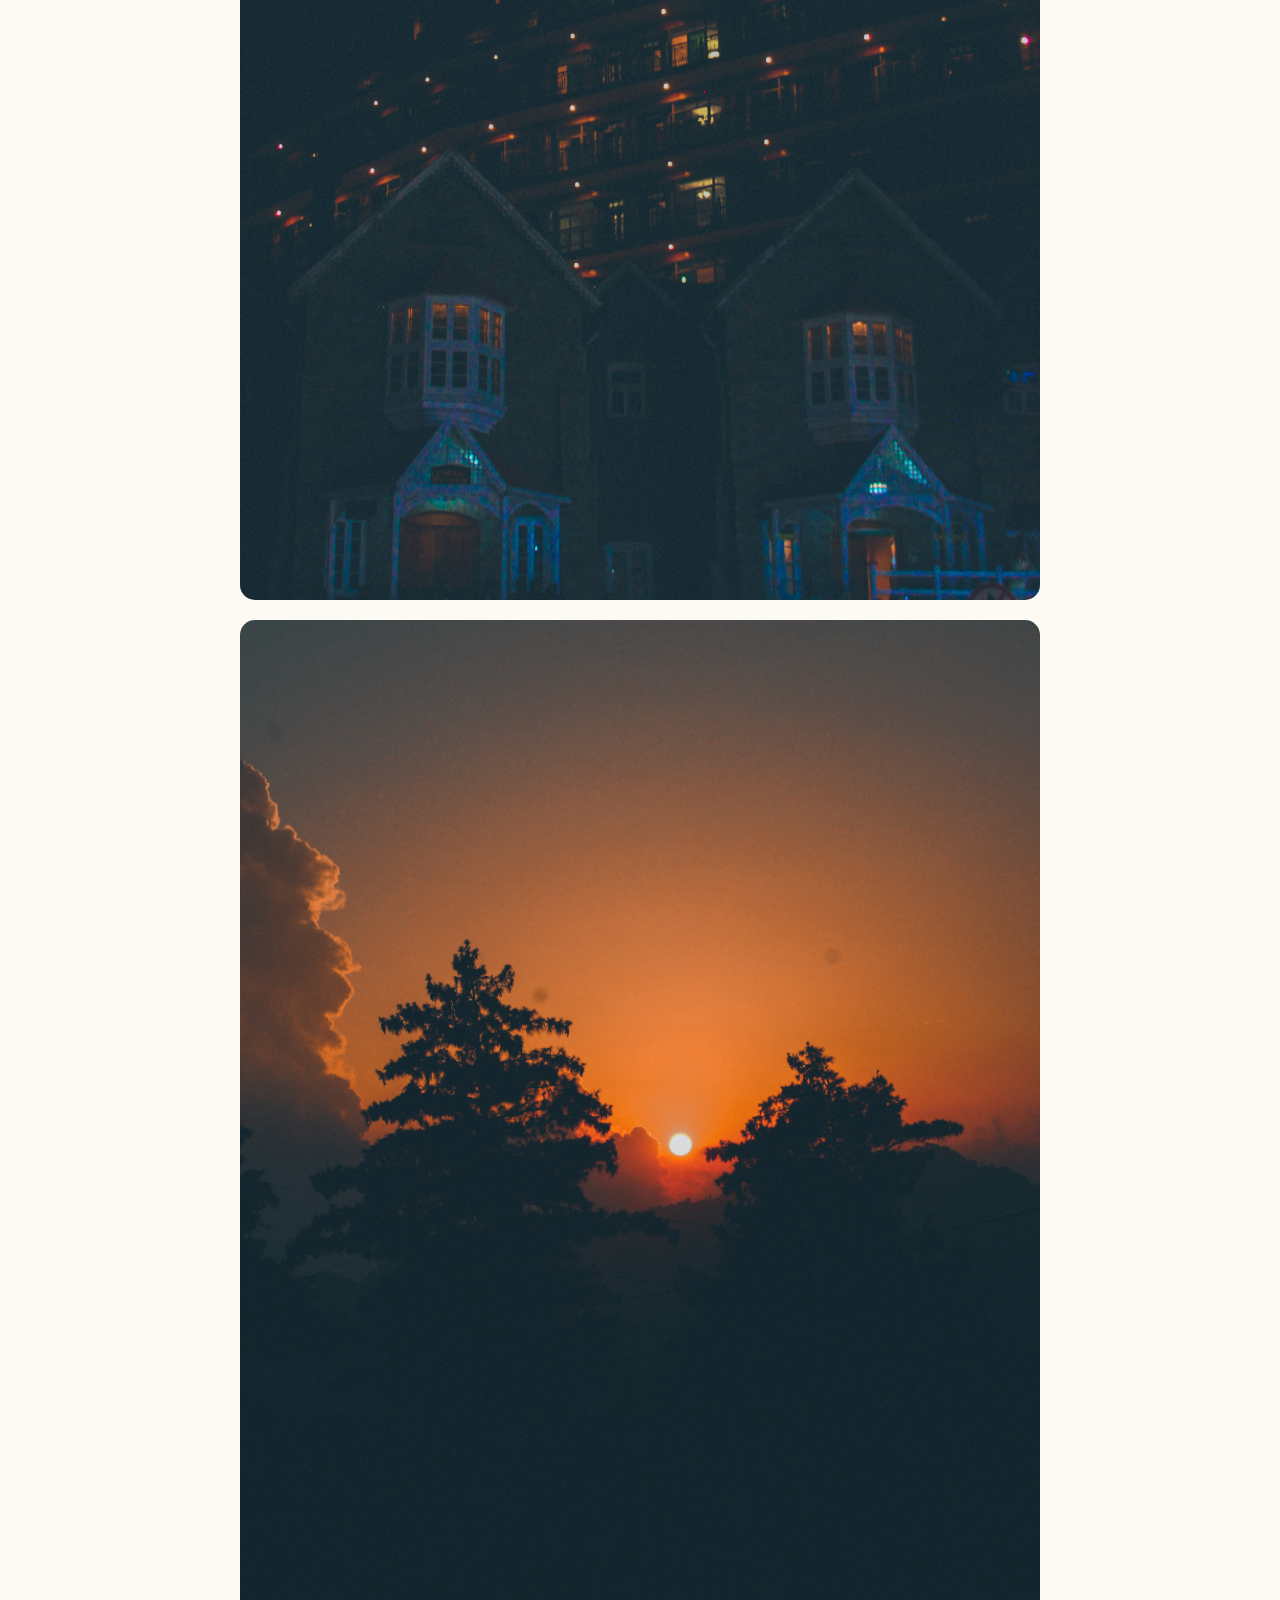
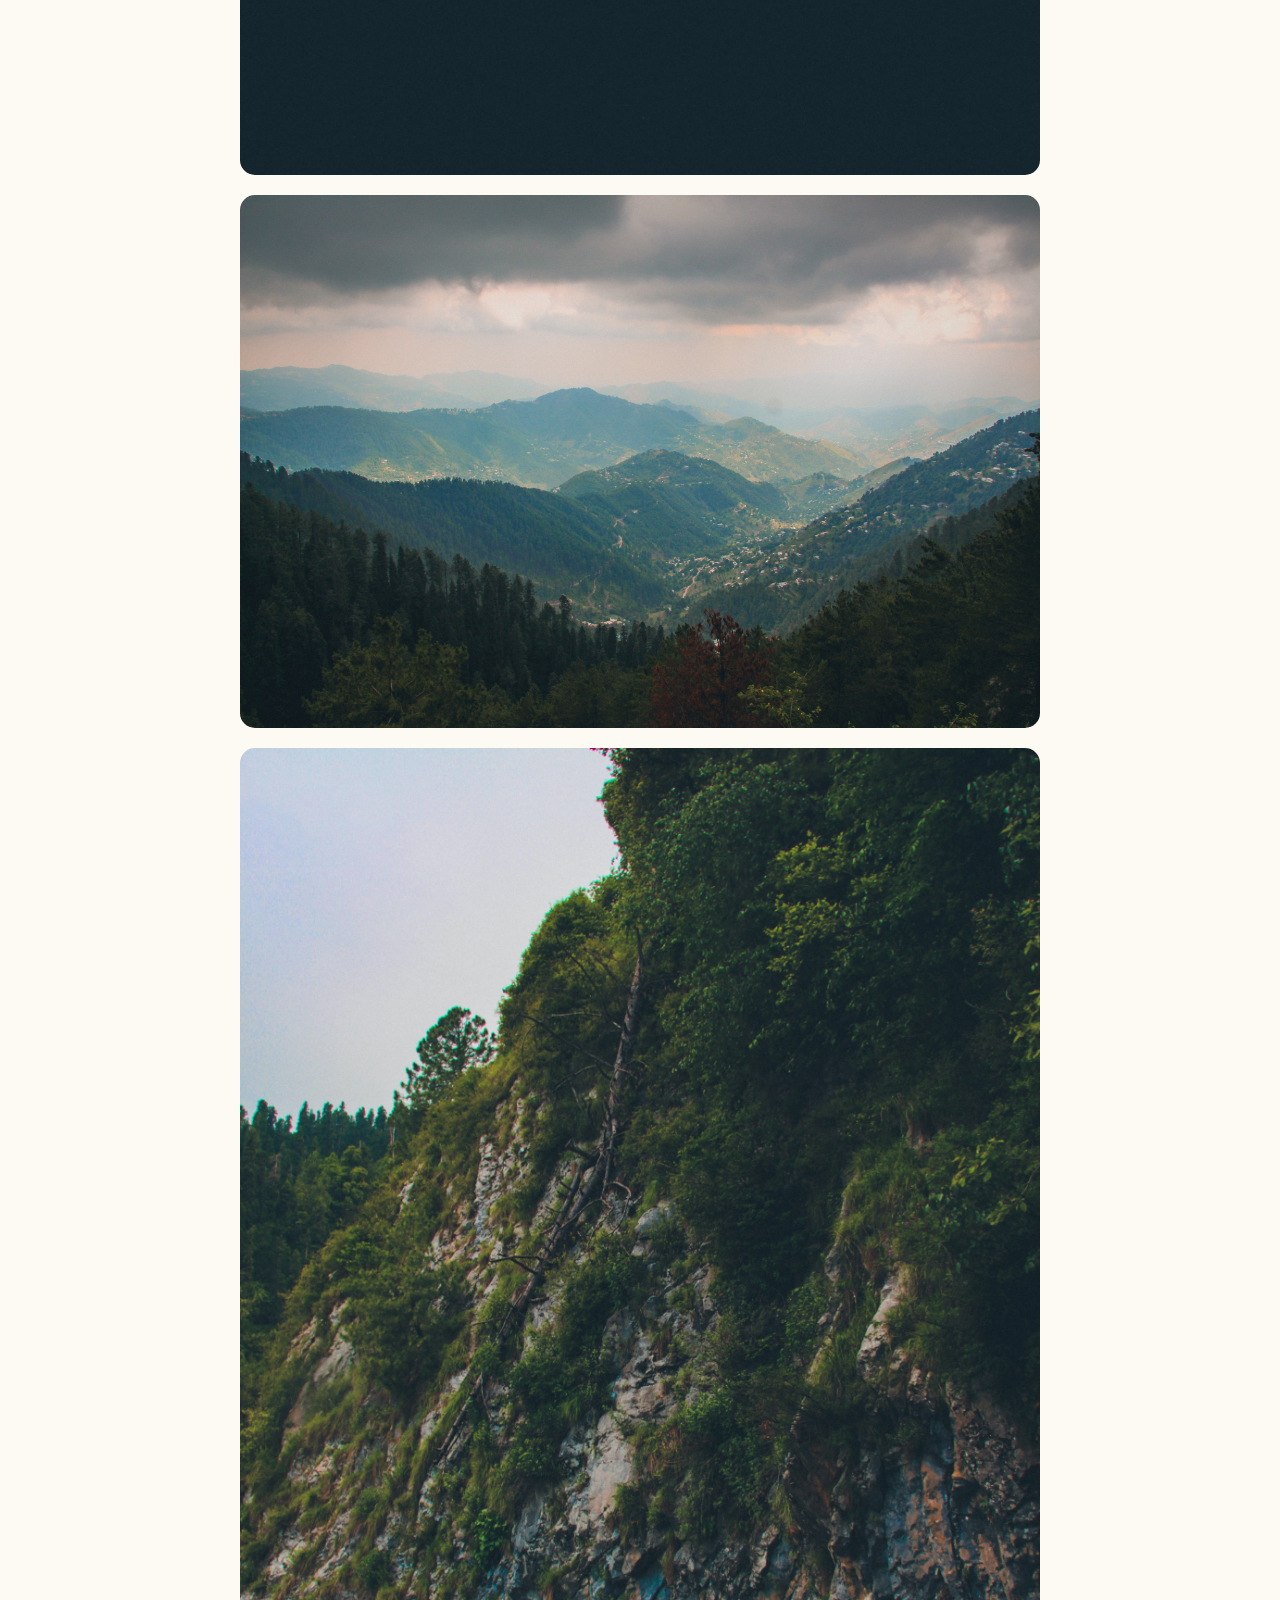
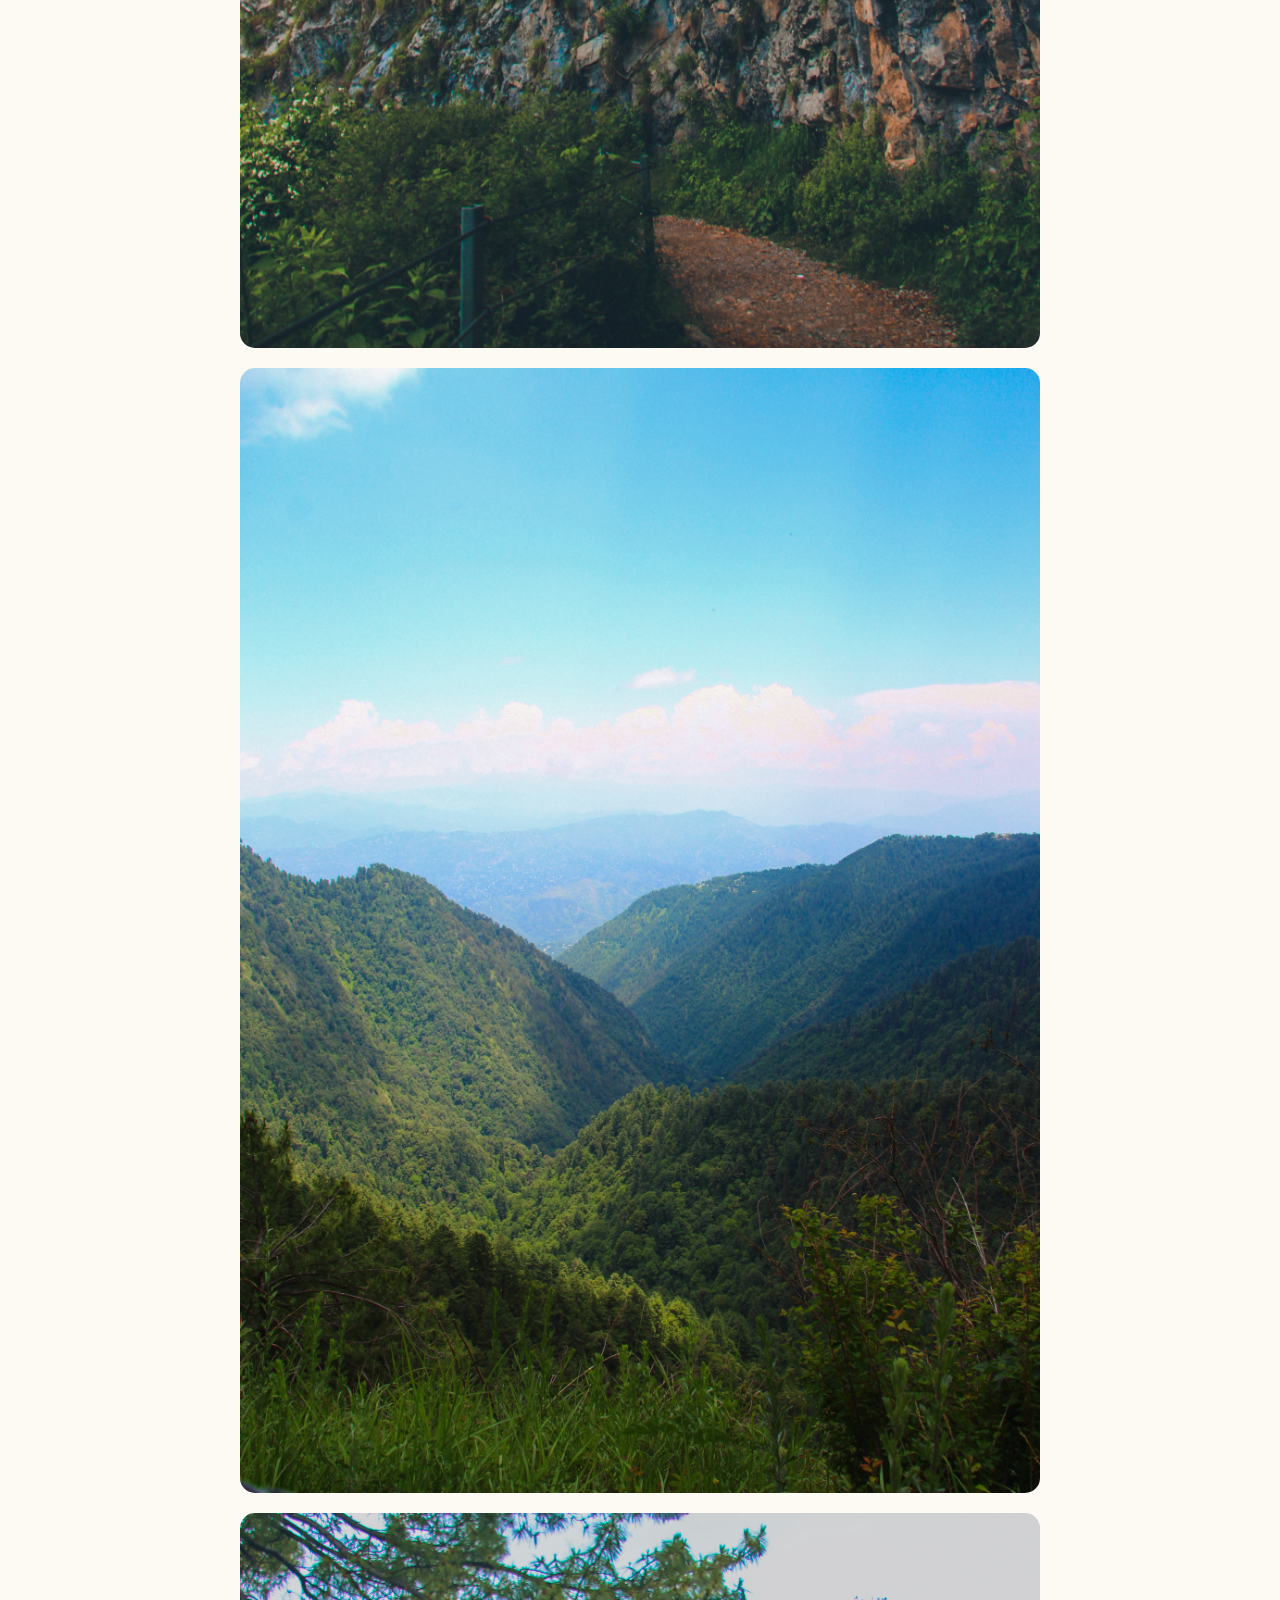
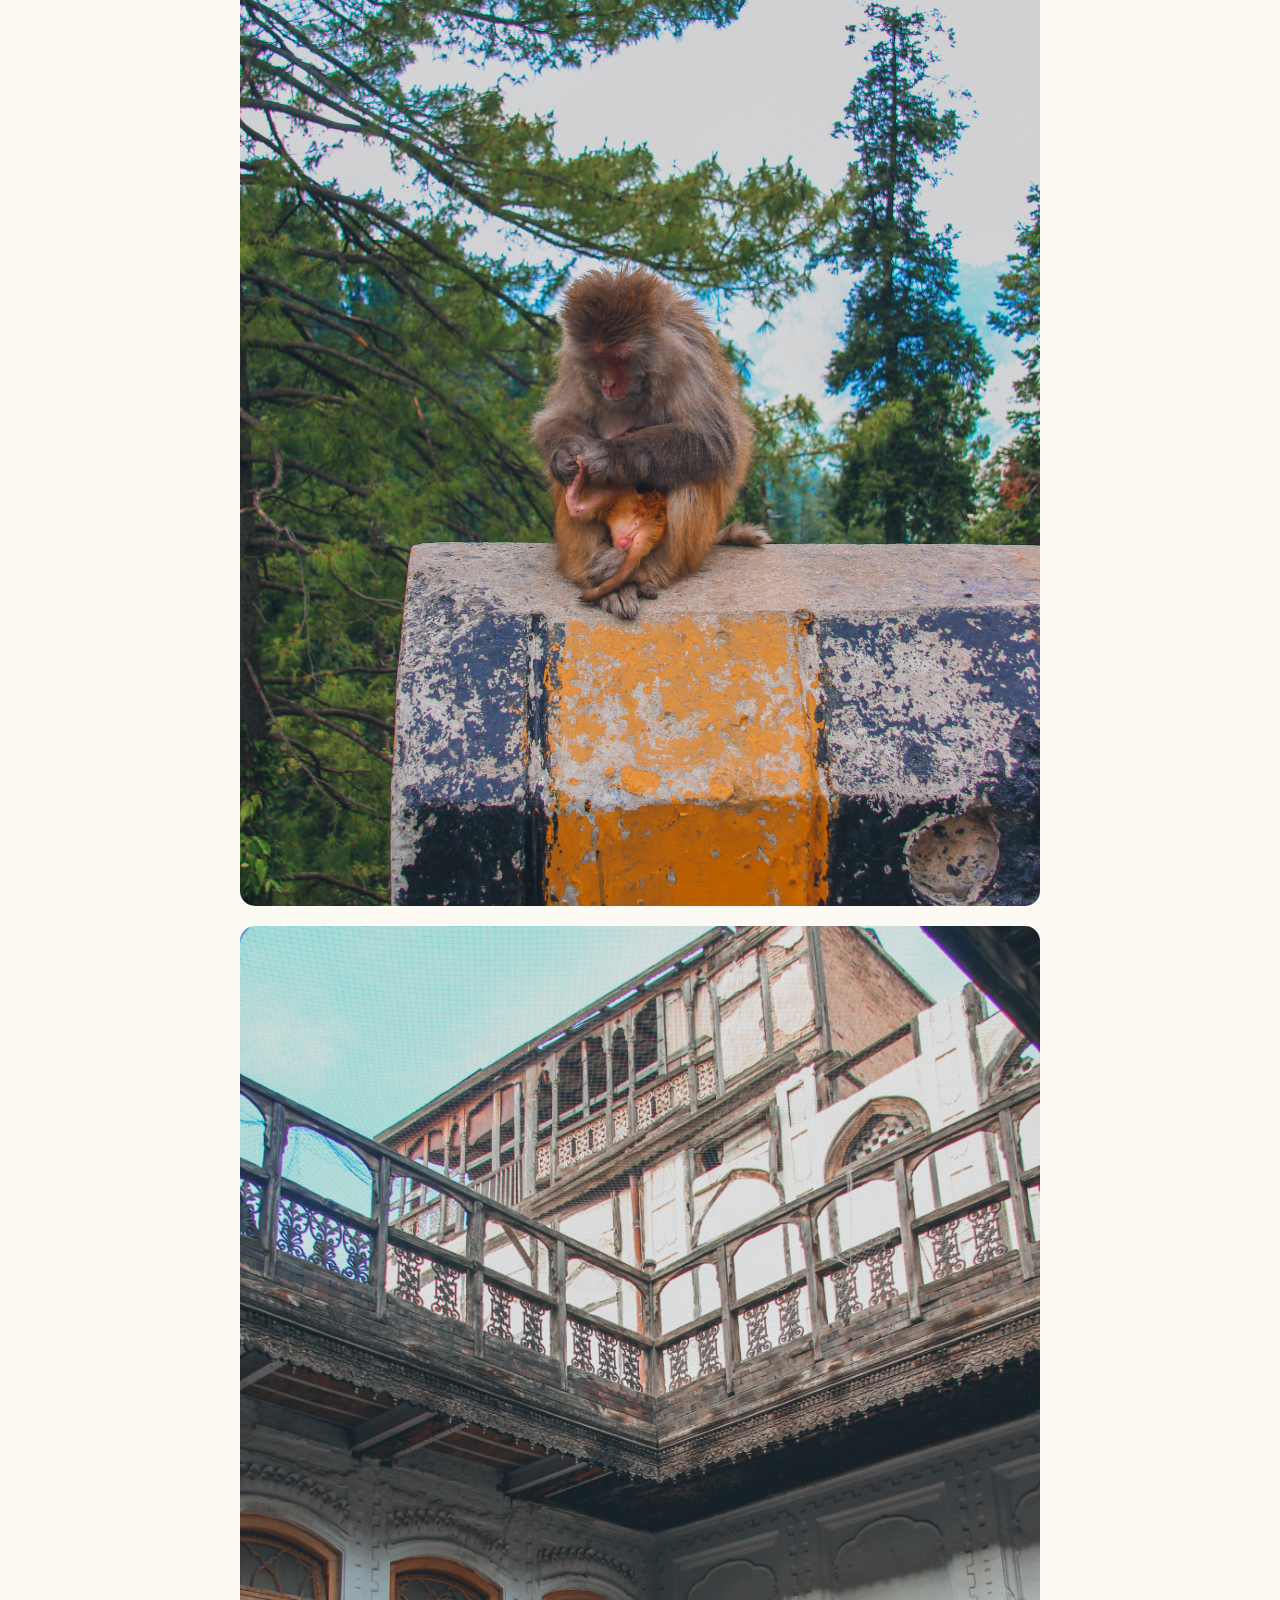
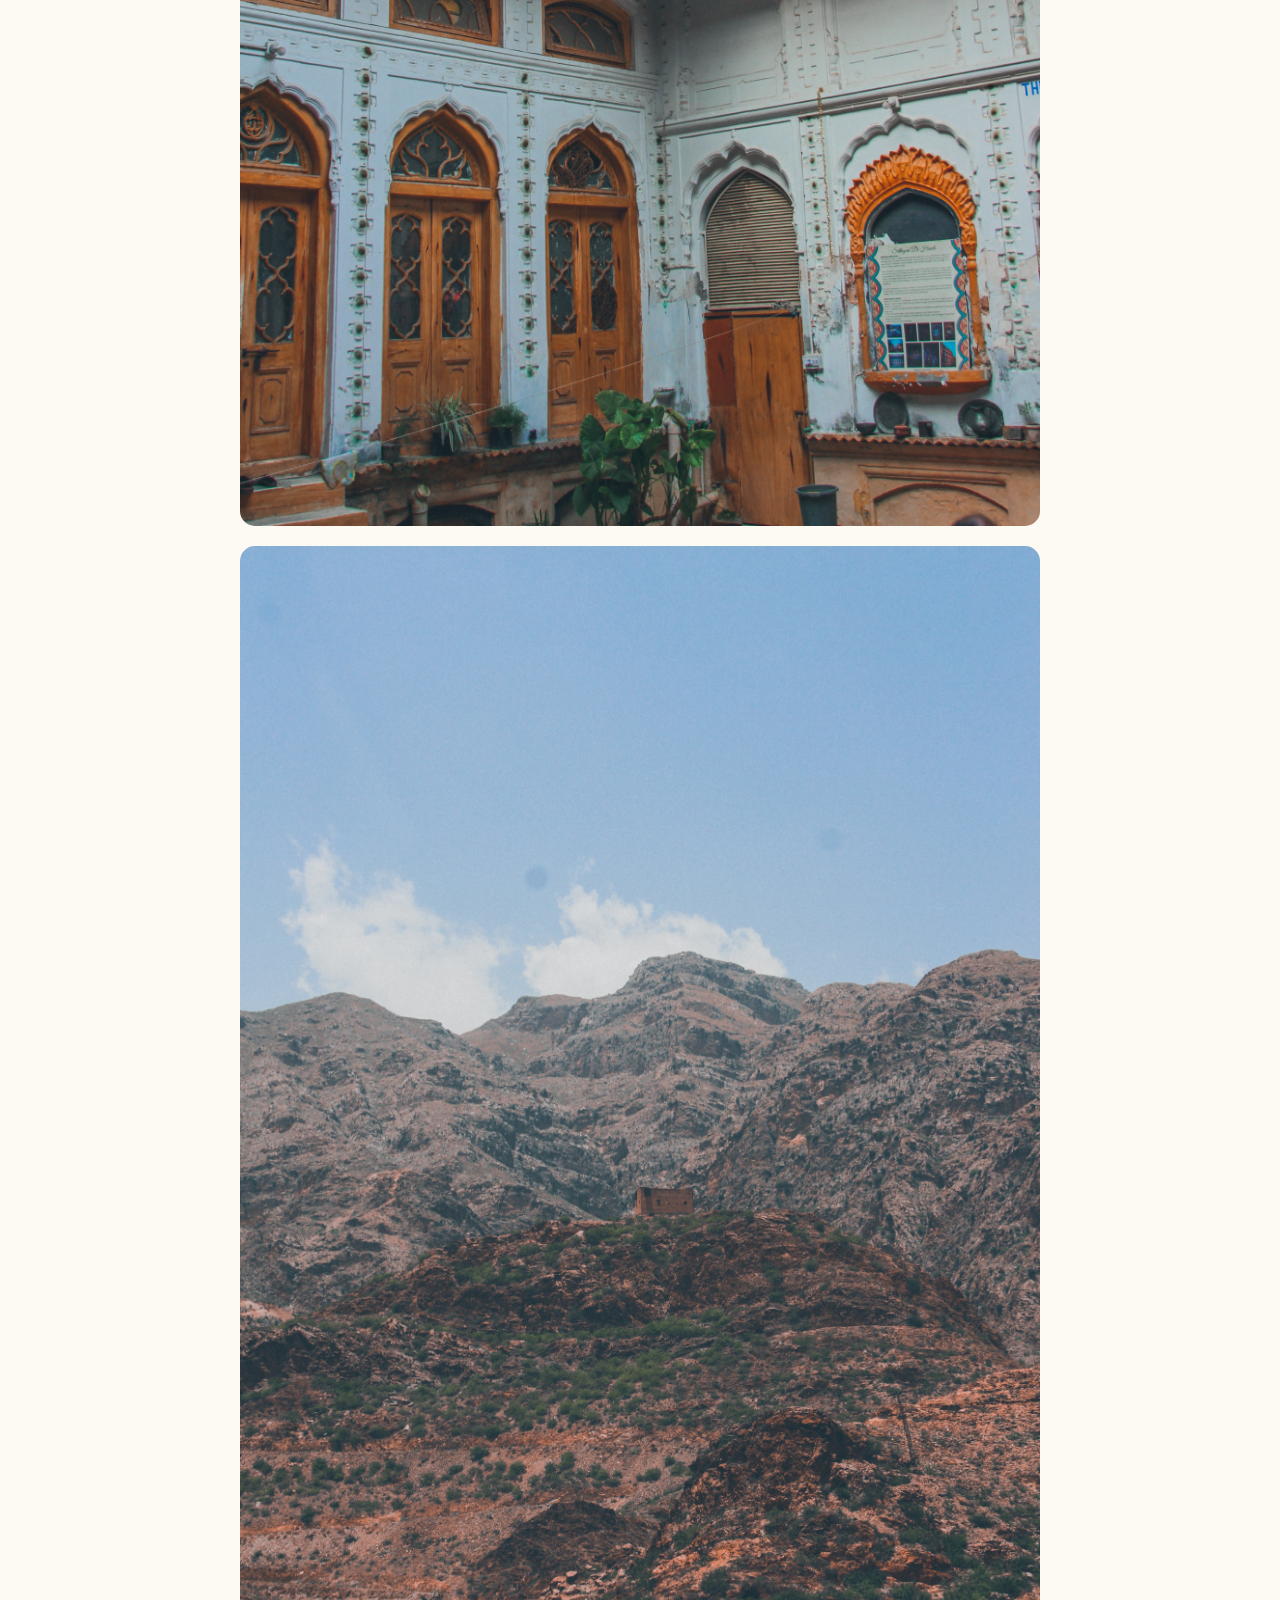
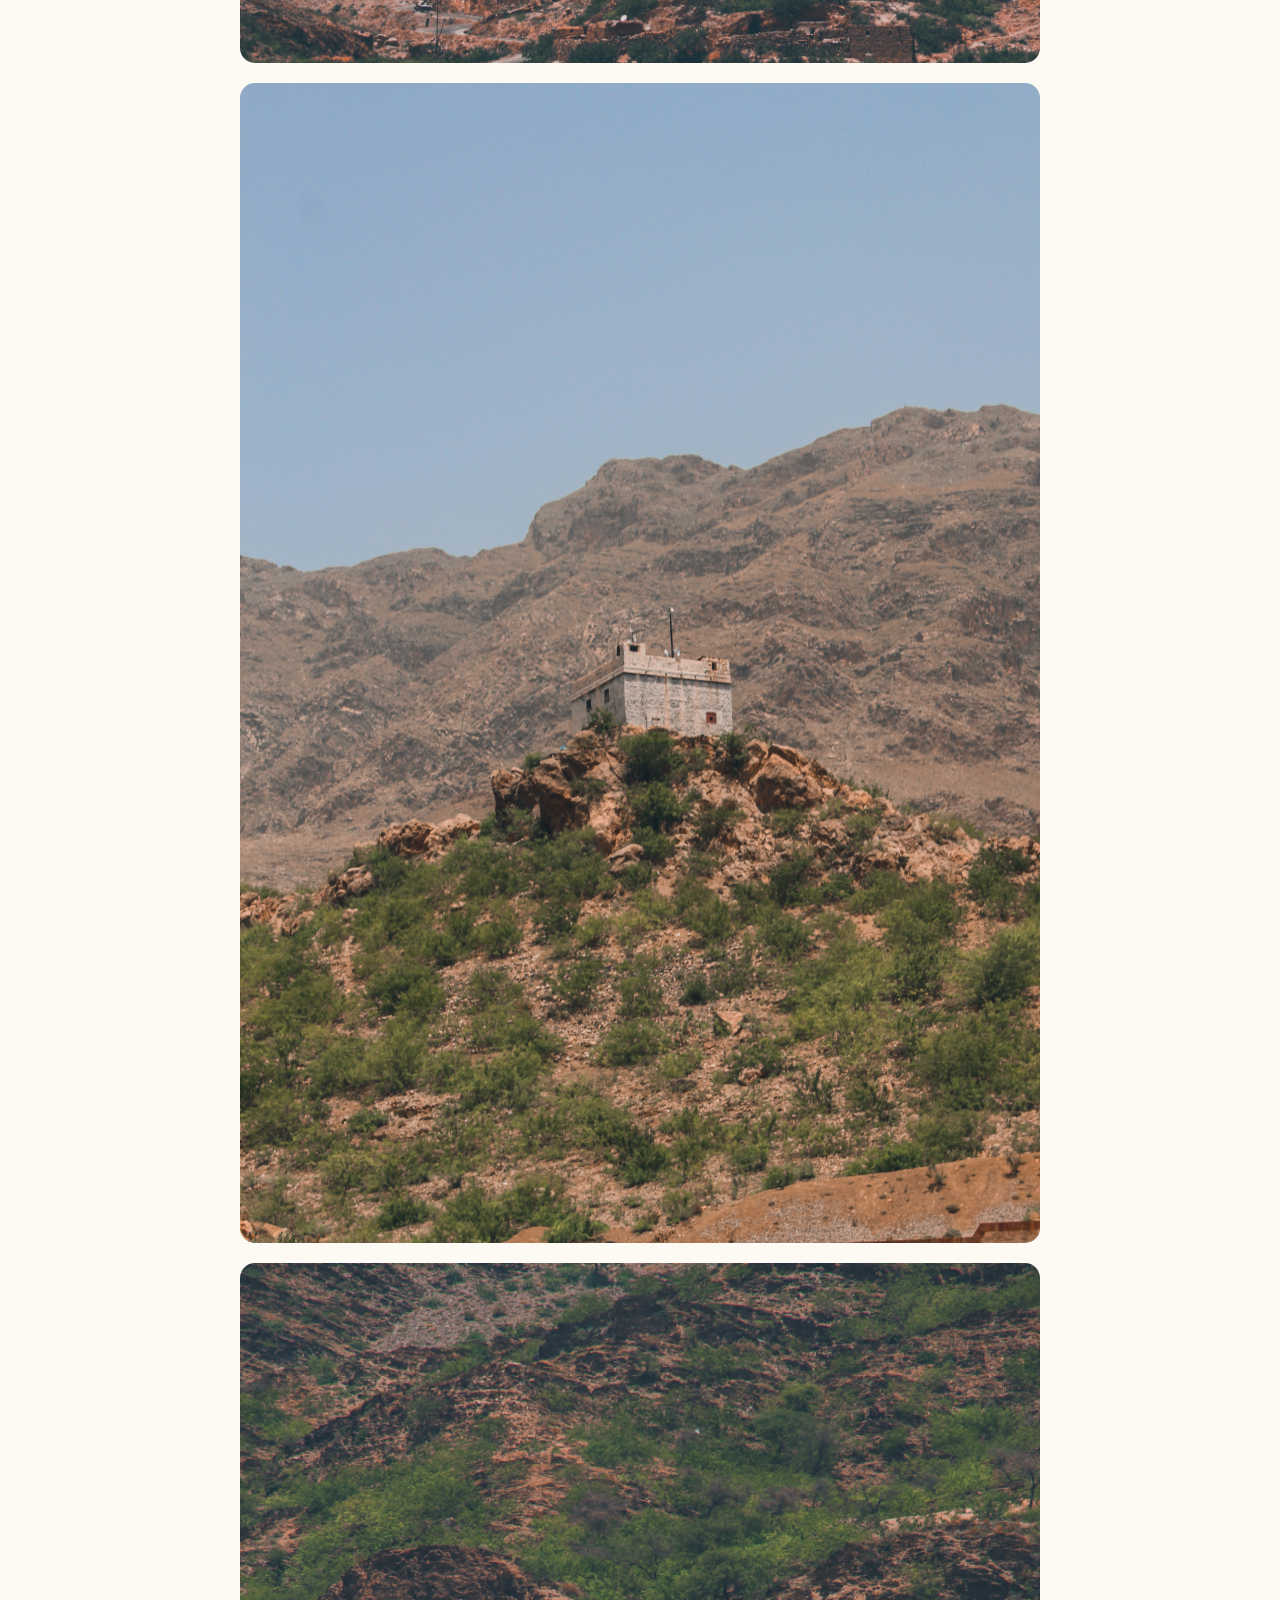
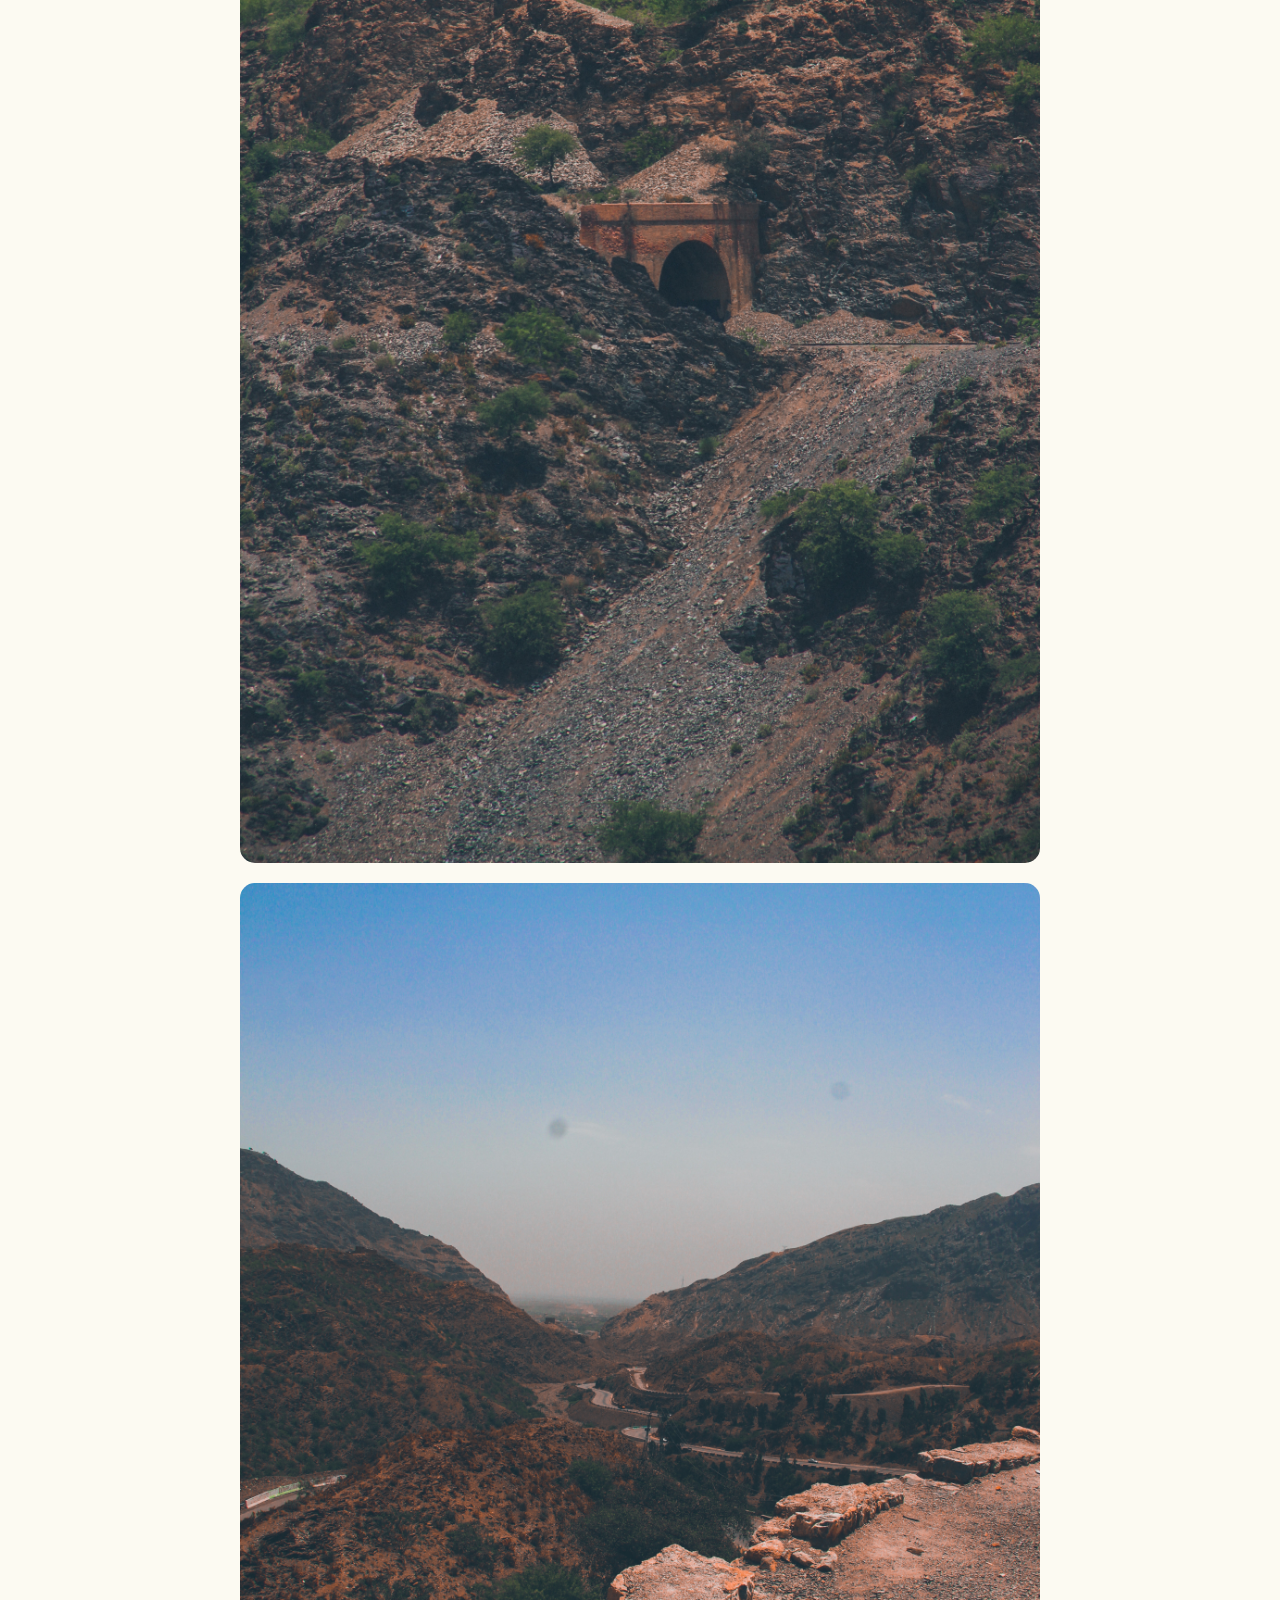
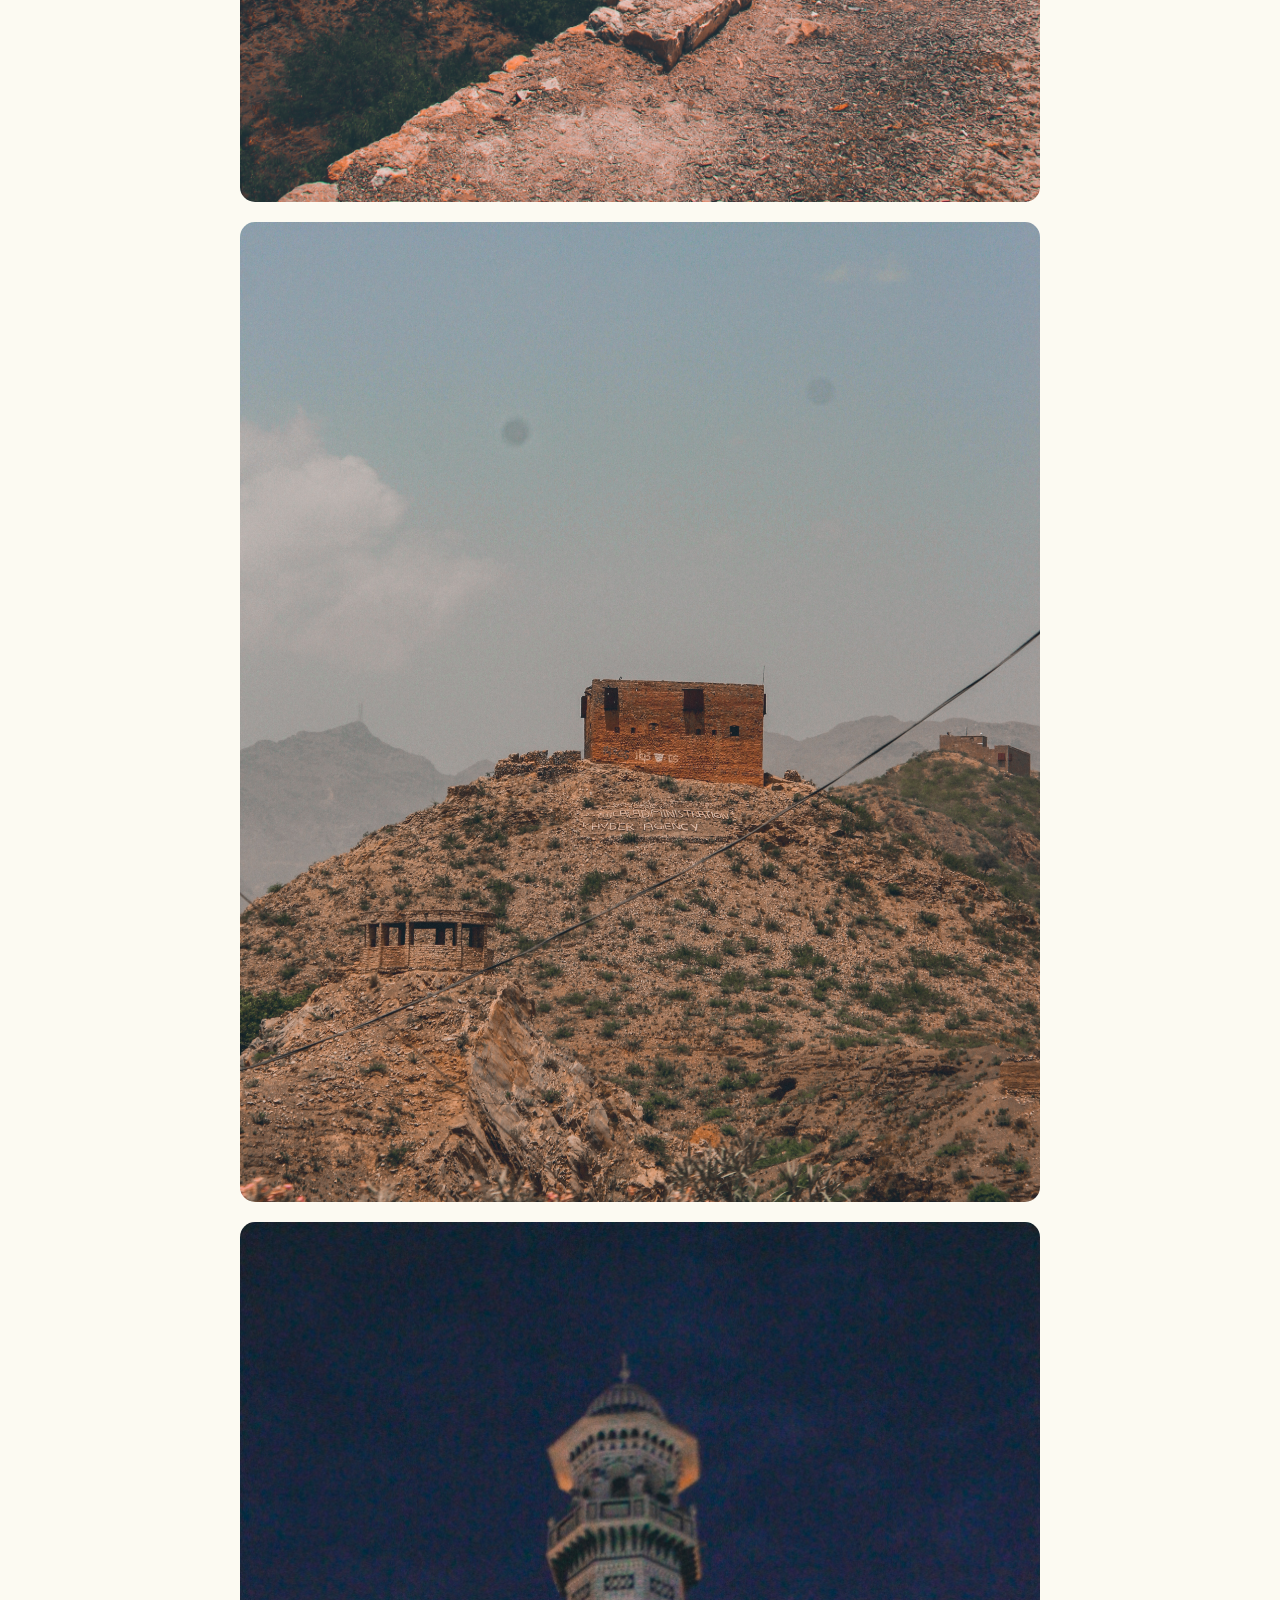
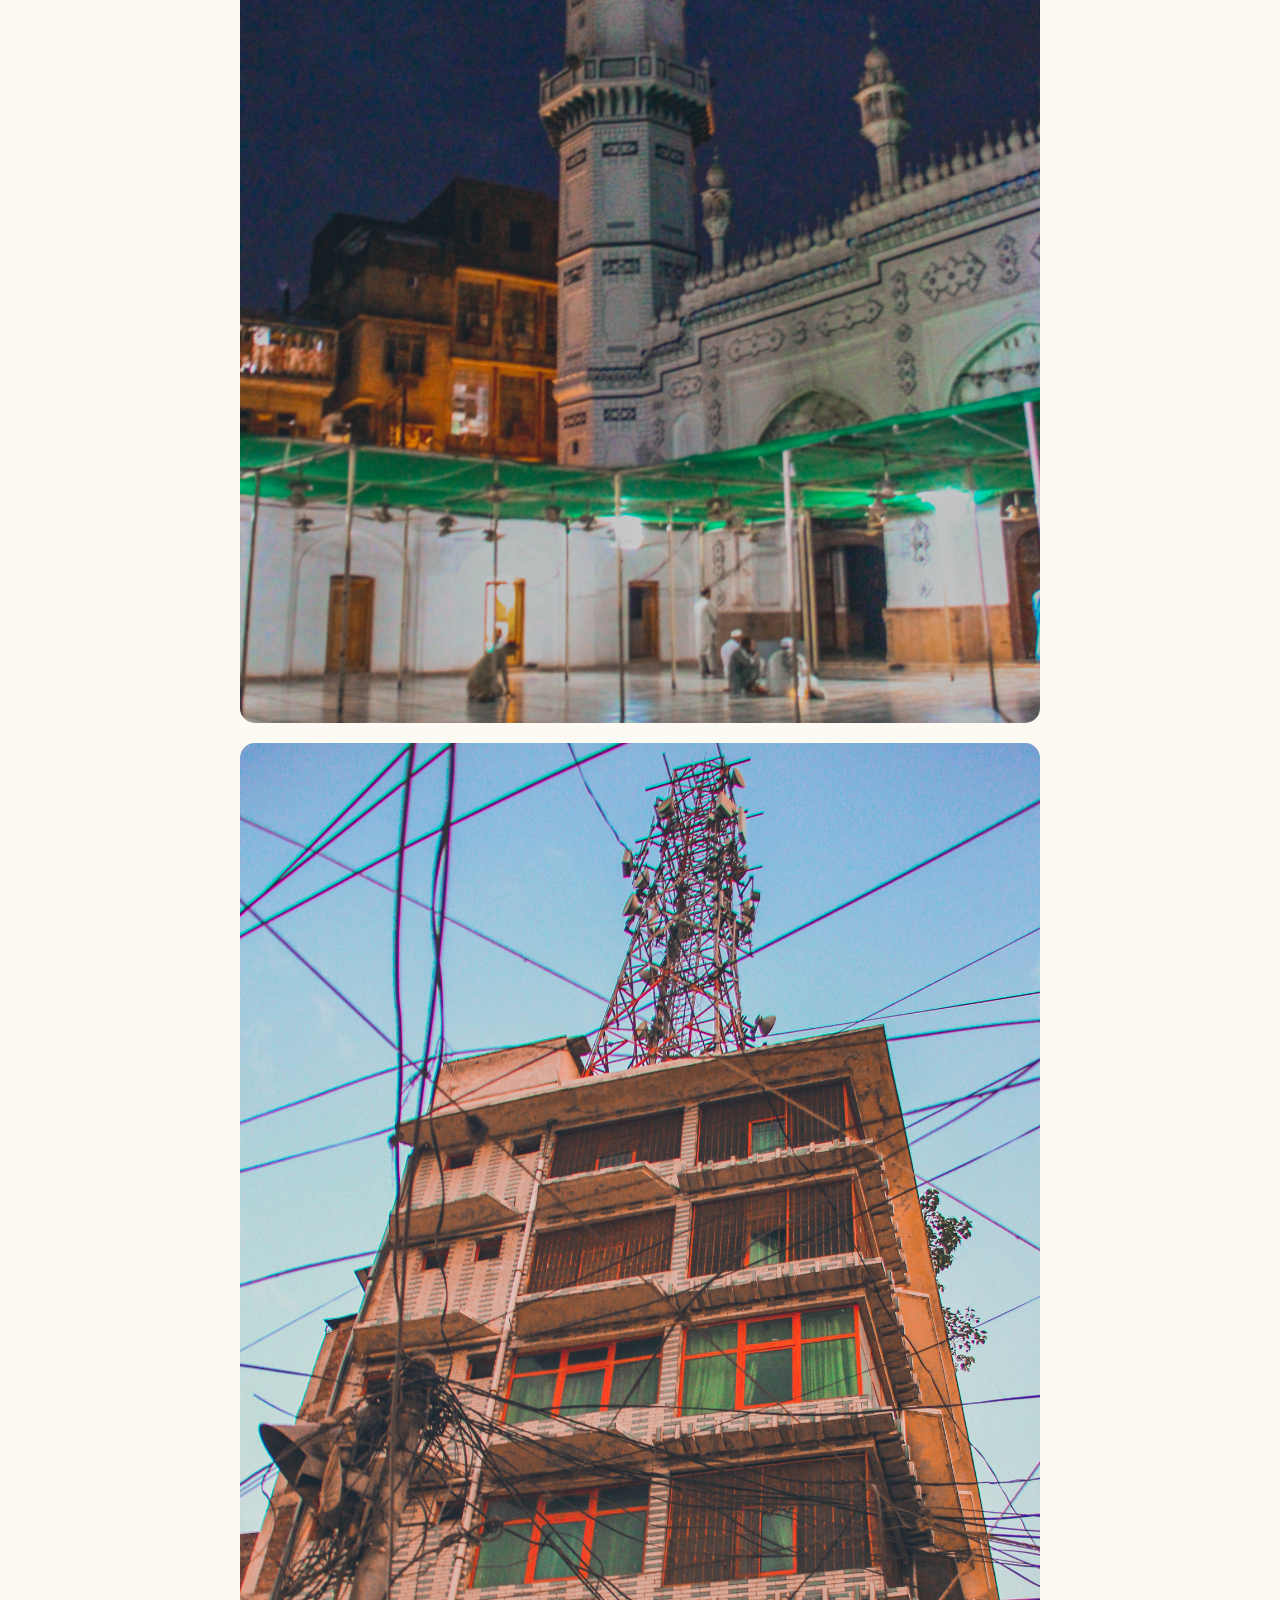
<file: photography.html>
<!DOCTYPE html>
<html lang="en">
<head>
    <meta charset="UTF-8">
    <title>Photography</title>
    <link rel="stylesheet" href="styles.css"> 
</head>


<body>

 <nav class="top-nav">
        <span style="color: white; text-align: left; font-weight: bold; flex: 1;">SUFYAN SIDDIQUI</span>
        <a href="/index.html">Home</a>
        <a href="/photography.html">Photography</a>
        <a href="/contact.html">Contact Me</a>
    </nav>

<h2 style="text-align:center;">Photography</h2>

<div style="display:flex; flex-wrap:wrap; gap:20px; justify-content:center;">
    <img src="pic2.jpg" width="800" style="border-radius:15px;">
    <img src="pic3.jpg" width="800" style="border-radius:15px;">
    <img src="pic4.jpg" width="800" style="border-radius:15px;">
    <img src="pic5.jpg" width="800" style="border-radius:15px;">
    <img src="pic6.jpg" width="800" style="border-radius:15px;">
    <img src="pic7.jpg" width="800" style="border-radius:15px;">
    <img src="pic8.jpg" width="800" style="border-radius:15px;">
    <img src="pic9.jpg" width="800" style="border-radius:15px;">
    <img src="pic10.jpg" width="800" style="border-radius:15px;">
    <img src="pic11.jpg" width="800" style="border-radius:15px;">
    <img src="pic12.jpg" width="800" style="border-radius:15px;">
    <img src="pic13.jpg" width="800" style="border-radius:15px;">
    <img src="pic14.jpg" width="800" style="border-radius:15px;">
    <img src="pic15.jpg" width="800" style="border-radius:15px;">
    <img src="pic16.jpg" width="800" style="border-radius:15px;">
    <img src="pic17.jpg" width="800" style="border-radius:15px;">
    <img src="pic18.jpg" width="800" style="border-radius:15px;">
    <img src="pic19.jpg" width="800" style="border-radius:15px;">
    <img src="pic20.jpg" width="800" style="border-radius:15px;">
    <img src="pic21.jpg" width="800" style="border-radius:15px;">
</div>

</body>
</html>
</file>
<file: styles.css>
.container {
  max-width: 1500px;
  width: 100%;
  margin: 0 auto;
  padding: 0 16px;
}


.top-nav {
    position: fixed;
    top: 0;
    left: 0;
    width: 100%;
    background: rgb(0, 0, 0);
    display: flex;
    justify-content: flex-end;
    gap: 30px;
    padding: 15px 40px;
    padding-right: 100px;
    z-index: 1000;
    font-family: "Arial", sans-serif;
}

.top-nav a {
    color: white;
    text-decoration: none;
    font-size: 16px;
    font-weight: 600;
    padding-right: 70px;

}

.top-nav a:hover {
    text-decoration: underline;
}

body {
    background-color: rgb(252, 250, 242);
    margin-top: 80px;
    font-family: Cambria, Cochin, Georgia, Times, 'Times New Roman', serif;
}

/* Section spacing based on screen size */
section,
.section {
    margin-bottom: clamp(40px, 8vw, 100px);
}

/* Hero section styles */
.hero-section {
    display: flex;
    justify-content: center;
    align-items: center;
    gap: clamp(20px, 5vw, 50px);
    min-height: 800px;
}

.hero-content {
    display: flex;
    flex-direction: row;
    gap: clamp(20px, 5vw, 50px);
    align-items: center;
}

.hero-text {
    flex: 1;
    max-width: 600px;
}

.hero-text h1 {
    font-size: clamp(32px, 6vw, 48px);
    margin-bottom: 16px;
}

.hero-text p {
    font-size: clamp(16px, 2.5vw, 20px);
}

.hero-image {
    flex: 1;
    display: flex;
    justify-content: center;
    align-items: center;
}

.hero-image img {
    max-width: 100%;
    height: auto;
    width: clamp(300px, 80vw, 500px);
}

/* Education boxes */
.education-boxes {
    display: flex;
    gap: 20px;
    justify-content: center;
    margin: 20px 0;
    font-family: 'Poppins', sans-serif;
    flex-wrap: wrap;
    color: rgb(252, 250, 242);
}

.education-box {
    width: 300px;
    height: 100px;
    border: 2px solid rgb(0, 41, 3);
    display: flex;
    align-items: center;
    justify-content: center;
    text-align: center;
    background-color: rgb(0, 41, 3);
    padding: 10px;
    border-radius: 10px;
}





.slideshow-container {
    position: relative;
    max-width: 600px;
    width: 90%;
    margin: 20px auto;
    background-color: #000;
    border-radius: 8px;
    overflow: hidden;
}

/* Photo dropdown styles */
.photo-dropdown {
    display: none;
    overflow: hidden;
    transition: max-height 0.3s ease-out;
}

.photo-dropdown.active {
    display: block;
}

.view-photos-btn {
    display: block;
    margin: 20px auto;
    padding: 12px 24px;
    background-color: rgb(0, 41, 3);
    color: white;
    border: none;
    border-radius: 4px;
    font-size: 16px;
    font-weight: 600;
    cursor: pointer;
    transition: background-color 0.3s ease;
}

.view-photos-btn:hover {
    background-color: rgb(0, 60, 5);
}

.view-photos-btn:active {
    background-color: rgb(0, 30, 2);
}

.slide {
    display: none;
    width: 100%;
}

.slide.active {
    display: block;
}

.slide img {
    width: 100%;
    height: auto;
    display: block;
}

.prev,
.next {
    cursor: pointer;
    position: absolute;
    top: 50%;
    width: auto;
    margin-top: -22px;
    padding: 16px;
    color: white;
    font-weight: bold;
    font-size: 18px;
    transition: 0.3s ease;
    border-radius: 0 3px 3px 0;
    user-select: none;
    background-color: rgba(0, 0, 0, 0.5);
}

.next {
    right: 0;
    border-radius: 3px 0 0 3px;
}

.prev:hover,
.next:hover {
    background-color: rgba(0, 0, 0, 0.8);
}

.slide-counter {
    color: #f2f2f2;
    font-size: 14px;
    padding: 8px 12px;
    position: absolute;
    top: 10px;
    right: 10px;
    background-color: rgba(0, 0, 0, 0.5);
    border-radius: 4px;
}
</file>
